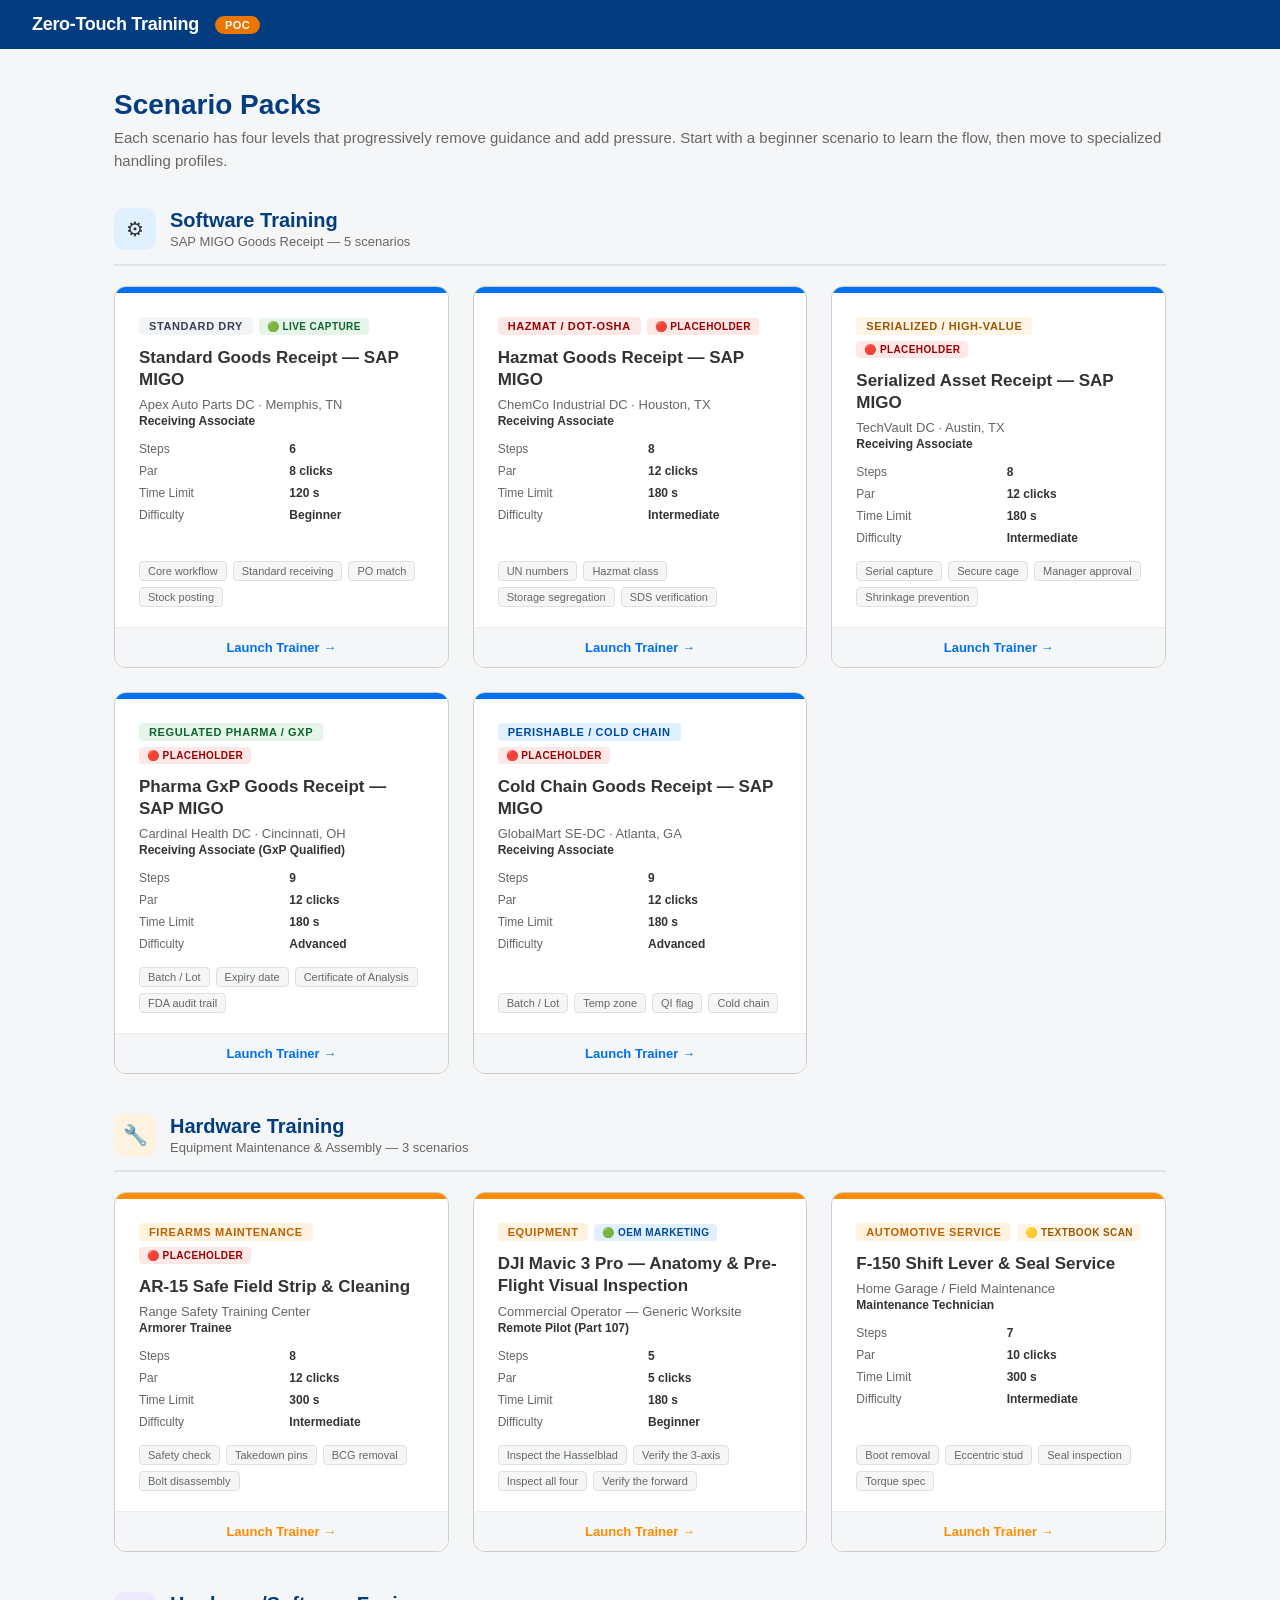
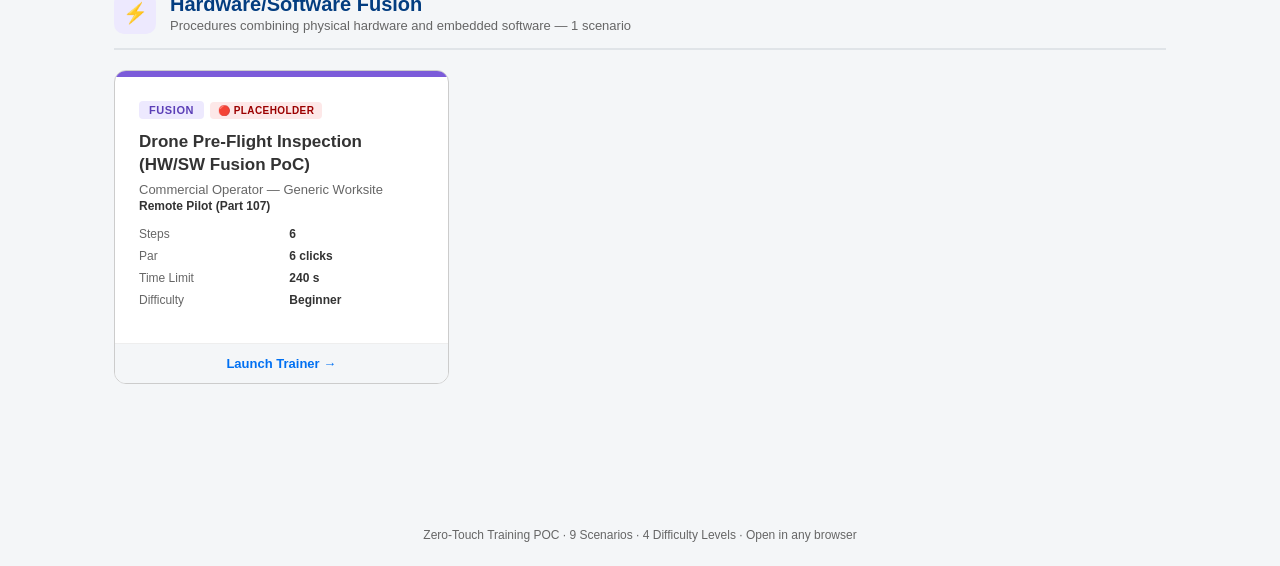
<file: poc/output/ui_trainer/index.html>
<!DOCTYPE html>
<html lang="en">
<head>
<meta charset="UTF-8">
<meta name="viewport" content="width=device-width, initial-scale=1.0">
<title>Zero-Touch Training — Scenario Selector</title>
<style>
  :root {
    --sap-blue: #0070F2;
    --sap-shell: #033D80;
    --sap-grey-bg: #F4F6F8;
    --sap-amber: #E87600;
    --sap-green: #107E3E;
    --sap-red: #BB000B;
    --sap-text: #333;
    --sap-label: #666;
    --sap-border: #CCC;
    --hw-steel: #3C3C3C;
    --hw-orange: #FF8C00;
    --radius: 12px;
  }
  * { margin: 0; padding: 0; box-sizing: border-box; }
  body {
    font-family: -apple-system, BlinkMacSystemFont, "Segoe UI", Roboto, "Helvetica Neue", Arial, sans-serif;
    background: var(--sap-grey-bg);
    color: var(--sap-text);
    min-height: 100vh;
  }

  /* ── Shell bar ─────────────────────────────── */
  .shell-bar {
    background: var(--sap-shell);
    color: #fff;
    padding: 14px 32px;
    display: flex;
    align-items: center;
    gap: 16px;
  }
  .shell-bar h1 { font-size: 18px; font-weight: 600; letter-spacing: -0.3px; }
  .shell-bar .badge {
    background: var(--sap-amber);
    color: #fff;
    font-size: 11px;
    font-weight: 700;
    padding: 3px 10px;
    border-radius: 10px;
    text-transform: uppercase;
    letter-spacing: 0.5px;
  }

  /* ── Page layout ───────────────────────────── */
  .page { max-width: 1100px; margin: 0 auto; padding: 40px 24px 80px; }
  .page-title { font-size: 28px; font-weight: 700; margin-bottom: 6px; color: var(--sap-shell); }
  .page-sub { font-size: 15px; color: var(--sap-label); margin-bottom: 36px; line-height: 1.5; }

  /* ── Domain sections ───────────────────────── */
  .domain-section { margin-bottom: 40px; }
  .domain-header {
    display: flex; align-items: center; gap: 14px;
    margin-bottom: 20px; padding-bottom: 14px;
    border-bottom: 2px solid #e0e4e8;
  }
  .domain-icon {
    width: 42px; height: 42px; border-radius: 10px;
    display: flex; align-items: center; justify-content: center;
    font-size: 20px; flex-shrink: 0;
  }
  .domain-icon.sw { background: #E0F0FF; }
  .domain-icon.hw { background: #FFF3E0; }
  .domain-icon.fu { background: #EDE9FE; }
  .domain-title { font-size: 20px; font-weight: 700; color: var(--sap-shell); }
  .domain-sub { font-size: 13px; color: var(--sap-label); margin-top: 2px; }

  /* ── Scenario cards grid ───────────────────── */
  .grid { display: grid; grid-template-columns: repeat(auto-fill, minmax(320px, 1fr)); gap: 24px; }

  .card {
    background: #fff;
    border: 1px solid var(--sap-border);
    border-radius: var(--radius);
    overflow: hidden;
    transition: box-shadow 0.2s, transform 0.15s;
    cursor: pointer;
    text-decoration: none;
    color: inherit;
    display: flex;
    flex-direction: column;
  }
  .card:hover {
    box-shadow: 0 8px 28px rgba(0,0,0,0.10);
    transform: translateY(-3px);
    border-color: var(--sap-blue);
  }
  .card.hw:hover { border-color: var(--hw-orange); }

  .card .stripe { height: 6px; }

  .card-body { padding: 24px 24px 20px; flex: 1; display: flex; flex-direction: column; }

  .card .badge-row {
    display: flex;
    flex-wrap: wrap;
    gap: 6px;
    margin-bottom: 12px;
    align-items: center;
  }

  .card .profile-badge {
    display: inline-block;
    font-size: 11px;
    font-weight: 700;
    text-transform: uppercase;
    letter-spacing: 0.6px;
    padding: 3px 10px;
    border-radius: 4px;
  }

  .card .fidelity-badge {
    display: inline-flex;
    align-items: center;
    gap: 4px;
    font-size: 10px;
    font-weight: 600;
    text-transform: uppercase;
    letter-spacing: 0.4px;
    padding: 3px 8px;
    border-radius: 4px;
    cursor: help;
  }

  .card h2 { font-size: 17px; font-weight: 600; margin-bottom: 6px; line-height: 1.3; }
  .card .site { font-size: 13px; color: var(--sap-label); margin-bottom: 2px; }
  .card .role { font-size: 12px; color: var(--sap-text); font-weight: 600; margin-bottom: 14px; }

  .card .meta {
    display: grid;
    grid-template-columns: 1fr 1fr;
    gap: 8px 16px;
    font-size: 12px;
    margin-bottom: 16px;
  }
  .card .meta dt { color: var(--sap-label); }
  .card .meta dd { font-weight: 600; }

  .card .tags { display: flex; flex-wrap: wrap; gap: 6px; margin-top: auto; }
  .card .tag {
    font-size: 11px;
    padding: 3px 8px;
    border-radius: 4px;
    background: var(--sap-grey-bg);
    color: var(--sap-label);
    border: 1px solid #e0e0e0;
  }

  .card .launch {
    display: block;
    text-align: center;
    padding: 12px;
    background: var(--sap-grey-bg);
    font-size: 13px;
    font-weight: 600;
    color: var(--sap-blue);
    border-top: 1px solid #eee;
    transition: background 0.15s;
  }
  .card.hw .launch { color: var(--hw-orange); }
  .card:hover .launch { background: #e8f0fe; }
  .card.hw:hover .launch { background: #fff3e0; }

  /* ── Footer ────────────────────────────────── */
  .footer {
    text-align: center;
    padding: 24px;
    font-size: 12px;
    color: var(--sap-label);
  }
</style>
</head>
<body>

<div class="shell-bar">
  <h1>Zero-Touch Training</h1>
  <span class="badge">POC</span>
</div>

<div class="page">
  <h1 class="page-title">Scenario Packs</h1>
  <p class="page-sub">
    Each scenario has four levels that progressively remove guidance and add pressure.
    Start with a beginner scenario to learn the flow, then move to specialized handling profiles.
  </p>

    <div class="domain-section">
      <div class="domain-header">
        <div class="domain-icon sw">⚙</div>
        <div>
          <h2 class="domain-title">Software Training</h2>
          <p class="domain-sub">SAP MIGO Goods Receipt — 5 scenarios</p>
        </div>
      </div>
      <div class="grid">
    <a class="card" href="standard_dry_gr/index.html">
      <div class="stripe" style="background:#0070F2"></div>
      <div class="card-body">
        <div class="badge-row">
          <span class="profile-badge" style="background:#F3F4F6;color:#374151">Standard Dry</span>
          <span class="fidelity-badge" title="Asset source: Live capture" style="background:#E6F4EA;color:#0D652D">🟢 Live capture</span>
        </div>
        <h2>Standard Goods Receipt — SAP MIGO</h2>
        <div class="site">Apex Auto Parts DC · Memphis, TN</div>
        <div class="role">Receiving Associate</div>
        <dl class="meta">
          <dt>Steps</dt><dd>6</dd>
          <dt>Par</dt><dd>8 clicks</dd>
          <dt>Time Limit</dt><dd>120 s</dd>
          <dt>Difficulty</dt><dd>Beginner</dd>
        </dl>
        <div class="tags">
          <span class="tag">Core workflow</span>
          <span class="tag">Standard receiving</span>
          <span class="tag">PO match</span>
          <span class="tag">Stock posting</span>
        </div>
      </div>
      <div class="launch">Launch Trainer →</div>
    </a>
    <a class="card" href="hazmat_gr/index.html">
      <div class="stripe" style="background:#0070F2"></div>
      <div class="card-body">
        <div class="badge-row">
          <span class="profile-badge" style="background:#FDE8E8;color:#9B0000">Hazmat / DOT-OSHA</span>
          <span class="fidelity-badge" title="Asset source: Placeholder" style="background:#FDE8E8;color:#9B0000">🔴 Placeholder</span>
        </div>
        <h2>Hazmat Goods Receipt — SAP MIGO</h2>
        <div class="site">ChemCo Industrial DC · Houston, TX</div>
        <div class="role">Receiving Associate</div>
        <dl class="meta">
          <dt>Steps</dt><dd>8</dd>
          <dt>Par</dt><dd>12 clicks</dd>
          <dt>Time Limit</dt><dd>180 s</dd>
          <dt>Difficulty</dt><dd>Intermediate</dd>
        </dl>
        <div class="tags">
          <span class="tag">UN numbers</span>
          <span class="tag">Hazmat class</span>
          <span class="tag">Storage segregation</span>
          <span class="tag">SDS verification</span>
        </div>
      </div>
      <div class="launch">Launch Trainer →</div>
    </a>
    <a class="card" href="serialized_gr/index.html">
      <div class="stripe" style="background:#0070F2"></div>
      <div class="card-body">
        <div class="badge-row">
          <span class="profile-badge" style="background:#FFF4E5;color:#9A5700">Serialized / High-Value</span>
          <span class="fidelity-badge" title="Asset source: Placeholder" style="background:#FDE8E8;color:#9B0000">🔴 Placeholder</span>
        </div>
        <h2>Serialized Asset Receipt — SAP MIGO</h2>
        <div class="site">TechVault DC · Austin, TX</div>
        <div class="role">Receiving Associate</div>
        <dl class="meta">
          <dt>Steps</dt><dd>8</dd>
          <dt>Par</dt><dd>12 clicks</dd>
          <dt>Time Limit</dt><dd>180 s</dd>
          <dt>Difficulty</dt><dd>Intermediate</dd>
        </dl>
        <div class="tags">
          <span class="tag">Serial capture</span>
          <span class="tag">Secure cage</span>
          <span class="tag">Manager approval</span>
          <span class="tag">Shrinkage prevention</span>
        </div>
      </div>
      <div class="launch">Launch Trainer →</div>
    </a>
    <a class="card" href="pharma_gr/index.html">
      <div class="stripe" style="background:#0070F2"></div>
      <div class="card-body">
        <div class="badge-row">
          <span class="profile-badge" style="background:#E6F4EA;color:#0D652D">Regulated Pharma / GxP</span>
          <span class="fidelity-badge" title="Asset source: Placeholder" style="background:#FDE8E8;color:#9B0000">🔴 Placeholder</span>
        </div>
        <h2>Pharma GxP Goods Receipt — SAP MIGO</h2>
        <div class="site">Cardinal Health DC · Cincinnati, OH</div>
        <div class="role">Receiving Associate (GxP Qualified)</div>
        <dl class="meta">
          <dt>Steps</dt><dd>9</dd>
          <dt>Par</dt><dd>12 clicks</dd>
          <dt>Time Limit</dt><dd>180 s</dd>
          <dt>Difficulty</dt><dd>Advanced</dd>
        </dl>
        <div class="tags">
          <span class="tag">Batch / Lot</span>
          <span class="tag">Expiry date</span>
          <span class="tag">Certificate of Analysis</span>
          <span class="tag">FDA audit trail</span>
        </div>
      </div>
      <div class="launch">Launch Trainer →</div>
    </a>
    <a class="card" href="sedc_goods_receipt/index.html">
      <div class="stripe" style="background:#0070F2"></div>
      <div class="card-body">
        <div class="badge-row">
          <span class="profile-badge" style="background:#E0F0FF;color:#004A9E">Perishable / Cold Chain</span>
          <span class="fidelity-badge" title="Asset source: Placeholder" style="background:#FDE8E8;color:#9B0000">🔴 Placeholder</span>
        </div>
        <h2>Cold Chain Goods Receipt — SAP MIGO</h2>
        <div class="site">GlobalMart SE-DC · Atlanta, GA</div>
        <div class="role">Receiving Associate</div>
        <dl class="meta">
          <dt>Steps</dt><dd>9</dd>
          <dt>Par</dt><dd>12 clicks</dd>
          <dt>Time Limit</dt><dd>180 s</dd>
          <dt>Difficulty</dt><dd>Advanced</dd>
        </dl>
        <div class="tags">
          <span class="tag">Batch / Lot</span>
          <span class="tag">Temp zone</span>
          <span class="tag">QI flag</span>
          <span class="tag">Cold chain</span>
        </div>
      </div>
      <div class="launch">Launch Trainer →</div>
    </a>
      </div>
    </div>

    <div class="domain-section">
      <div class="domain-header">
        <div class="domain-icon hw">🔧</div>
        <div>
          <h2 class="domain-title">Hardware Training</h2>
          <p class="domain-sub">Equipment Maintenance & Assembly — 3 scenarios</p>
        </div>
      </div>
      <div class="grid">
    <a class="card hw" href="ar15_field_strip/index.html">
      <div class="stripe" style="background:#FF8C00"></div>
      <div class="card-body">
        <div class="badge-row">
          <span class="profile-badge" style="background:#FFF3E0;color:#BF6000">Firearms Maintenance</span>
          <span class="fidelity-badge" title="Asset source: Placeholder" style="background:#FDE8E8;color:#9B0000">🔴 Placeholder</span>
        </div>
        <h2>AR-15 Safe Field Strip &amp; Cleaning</h2>
        <div class="site">Range Safety Training Center</div>
        <div class="role">Armorer Trainee</div>
        <dl class="meta">
          <dt>Steps</dt><dd>8</dd>
          <dt>Par</dt><dd>12 clicks</dd>
          <dt>Time Limit</dt><dd>300 s</dd>
          <dt>Difficulty</dt><dd>Intermediate</dd>
        </dl>
        <div class="tags">
          <span class="tag">Safety check</span>
          <span class="tag">Takedown pins</span>
          <span class="tag">BCG removal</span>
          <span class="tag">Bolt disassembly</span>
        </div>
      </div>
      <div class="launch">Launch Trainer →</div>
    </a>
    <a class="card hw" href="drone_anatomy/index.html">
      <div class="stripe" style="background:#FF8C00"></div>
      <div class="card-body">
        <div class="badge-row">
          <span class="profile-badge" style="background:#FFF3E0;color:#BF6000">Equipment</span>
          <span class="fidelity-badge" title="Asset source: OEM marketing" style="background:#E0F0FF;color:#004A9E">🟢 OEM marketing</span>
        </div>
        <h2>DJI Mavic 3 Pro — Anatomy &amp; Pre-Flight Visual Inspection</h2>
        <div class="site">Commercial Operator — Generic Worksite</div>
        <div class="role">Remote Pilot (Part 107)</div>
        <dl class="meta">
          <dt>Steps</dt><dd>5</dd>
          <dt>Par</dt><dd>5 clicks</dd>
          <dt>Time Limit</dt><dd>180 s</dd>
          <dt>Difficulty</dt><dd>Beginner</dd>
        </dl>
        <div class="tags">
          <span class="tag">Inspect the Hasselblad</span>
          <span class="tag">Verify the 3-axis</span>
          <span class="tag">Inspect all four</span>
          <span class="tag">Verify the forward</span>
        </div>
      </div>
      <div class="launch">Launch Trainer →</div>
    </a>
    <a class="card hw" href="f150_trans_service/index.html">
      <div class="stripe" style="background:#FF8C00"></div>
      <div class="card-body">
        <div class="badge-row">
          <span class="profile-badge" style="background:#FFF3E0;color:#BF6000">Automotive Service</span>
          <span class="fidelity-badge" title="Asset source: Textbook scan" style="background:#FFF4E5;color:#9A5700">🟡 Textbook scan</span>
        </div>
        <h2>F-150 Shift Lever &amp; Seal Service</h2>
        <div class="site">Home Garage / Field Maintenance</div>
        <div class="role">Maintenance Technician</div>
        <dl class="meta">
          <dt>Steps</dt><dd>7</dd>
          <dt>Par</dt><dd>10 clicks</dd>
          <dt>Time Limit</dt><dd>300 s</dd>
          <dt>Difficulty</dt><dd>Intermediate</dd>
        </dl>
        <div class="tags">
          <span class="tag">Boot removal</span>
          <span class="tag">Eccentric stud</span>
          <span class="tag">Seal inspection</span>
          <span class="tag">Torque spec</span>
        </div>
      </div>
      <div class="launch">Launch Trainer →</div>
    </a>
      </div>
    </div>

    <div class="domain-section">
      <div class="domain-header">
        <div class="domain-icon fu">⚡</div>
        <div>
          <h2 class="domain-title">Hardware/Software Fusion</h2>
          <p class="domain-sub">Procedures combining physical hardware and embedded software — 1 scenario</p>
        </div>
      </div>
      <div class="grid">
    <a class="card" href="drone_preflight/index.html">
      <div class="stripe" style="background:#7B5BD9"></div>
      <div class="card-body">
        <div class="badge-row">
          <span class="profile-badge" style="background:#EDE9FE;color:#5B3FB7">Fusion</span>
          <span class="fidelity-badge" title="Asset source: Placeholder" style="background:#FDE8E8;color:#9B0000">🔴 Placeholder</span>
        </div>
        <h2>Drone Pre-Flight Inspection (HW/SW Fusion PoC)</h2>
        <div class="site">Commercial Operator — Generic Worksite</div>
        <div class="role">Remote Pilot (Part 107)</div>
        <dl class="meta">
          <dt>Steps</dt><dd>6</dd>
          <dt>Par</dt><dd>6 clicks</dd>
          <dt>Time Limit</dt><dd>240 s</dd>
          <dt>Difficulty</dt><dd>Beginner</dd>
        </dl>
      </div>
      <div class="launch">Launch Trainer →</div>
    </a>
      </div>
    </div>
</div>

<div class="footer">
  Zero-Touch Training POC · 9 Scenarios · 4 Difficulty Levels · Open in any browser
</div>

</body>
</html>
</file>
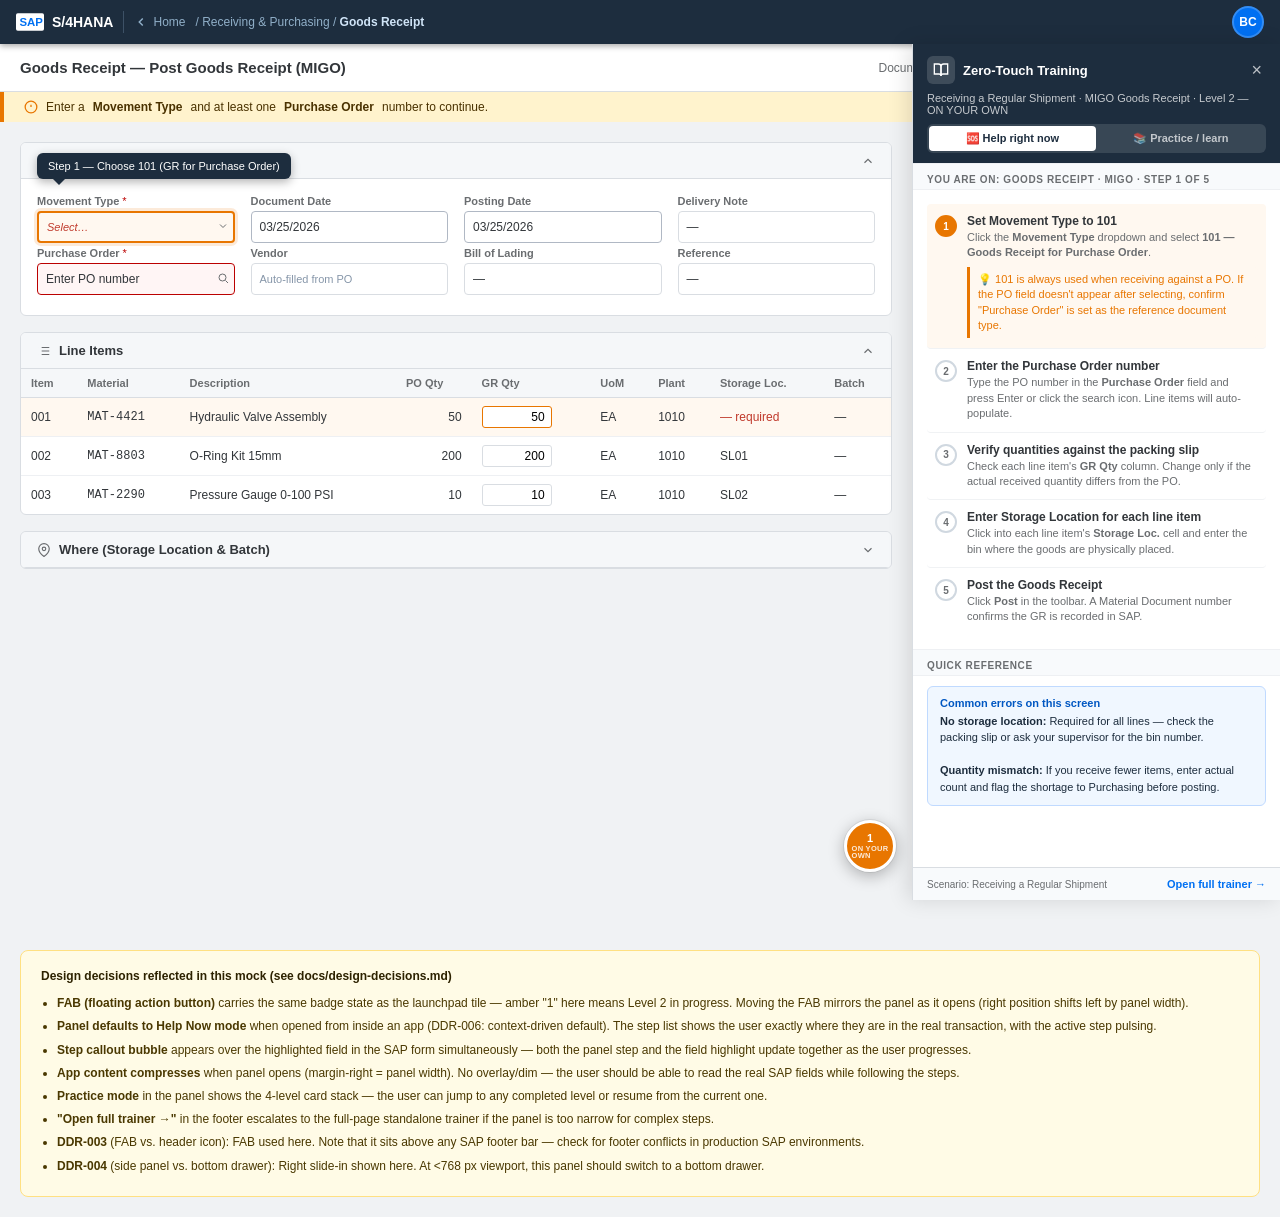
<file: poc/output/ui_trainer/fiori-in-app-panel-mock.html>
<!DOCTYPE html>
<html lang="en">
<head>
<meta charset="UTF-8">
<meta name="viewport" content="width=device-width, initial-scale=1.0">
<title>Fiori In-App Training Panel — Mock</title>
<style>
*, *::before, *::after { box-sizing: border-box; margin: 0; padding: 0; }

:root {
  --shell-bg:    #1d2d3e;
  --shell-h:     44px;
  --sap-blue:    #0070f2;
  --sap-blue-d:  #0057c2;
  --page-bg:     #f0f2f4;
  --white:       #ffffff;
  --border:      #d9dde2;
  --label-gray:  #6a6d70;
  --text:        #32363a;
  --navy:        #1d2d3e;
  --amber:       #e87600;
  --green:       #107e3e;
  --green-bg:    #e6f4ea;
  --red:         #bb0000;
  --panel-w:     368px;
  --fab-size:    52px;
}

body { font-family: "72","Arial",sans-serif; background: var(--page-bg); overflow-x: hidden; }

/* ── SHELL ─────────────────────────────────────────────────────────────────── */
.shell {
  height: var(--shell-h); background: var(--shell-bg);
  display: flex; align-items: center; padding: 0 16px; gap: 10px;
  box-shadow: 0 2px 6px rgba(0,0,0,.35); position: sticky; top: 0; z-index: 300;
}
.shell-logo {
  display:flex;align-items:center;gap:8px;color:#fff;
  font-size:14px;font-weight:700;text-decoration:none;
}
.shell-divider { width:1px;height:22px;background:#3d5166; }
.shell-back {
  display:flex;align-items:center;gap:5px;color:#90afc8;
  font-size:12px;cursor:pointer;border:none;background:none;font-family:inherit;
}
.shell-back:hover { color: #fff; }
.shell-breadcrumb { color:#90afc8; font-size:12px; }
.shell-breadcrumb span { color: #d0e4f7; font-weight:600; }
.shell-spacer { flex:1; }
.shell-avatar {
  width:32px;height:32px;border-radius:50%;background:#0070f2;color:#fff;
  font-size:12px;font-weight:700;display:flex;align-items:center;justify-content:center;
  border:2px solid rgba(255,255,255,.2); cursor:pointer;
}

/* ── SUB-HEADER (app chrome) ──────────────────────────────────────────────── */
.subheader {
  background: #fff; border-bottom: 1px solid var(--border);
  display: flex; align-items: center;
  padding: 0 20px; height: 48px; gap: 12px;
  position: sticky; top: var(--shell-h); z-index: 200;
}
.subheader-title {
  font-size: 15px; font-weight: 700; color: var(--text); flex:1;
}
.subheader-meta { font-size: 12px; color: var(--label-gray); }
.subheader-actions { display:flex; gap:8px; align-items:center; }
.sub-btn {
  padding: 6px 14px; border-radius: 4px; font-size: 12px; font-weight: 600;
  cursor: pointer; border: 1px solid var(--border); background: #fff;
  color: var(--text); font-family: inherit; transition: background .12s;
}
.sub-btn:hover { background: #f0f2f4; }
.sub-btn.primary { background: var(--sap-blue); color: #fff; border-color: var(--sap-blue); }
.sub-btn.primary:hover { background: var(--sap-blue-d); }

/* ── MESSAGE STRIP ────────────────────────────────────────────────────────── */
.msg-strip {
  background: #fff3cd; border-left: 4px solid #e87600;
  padding: 8px 20px; font-size: 12px; color: #4a3200;
  display: flex; align-items: center; gap: 8px;
}
.msg-strip svg { flex-shrink: 0; }

/* ── PAGE LAYOUT ──────────────────────────────────────────────────────────── */
.page-layout {
  display: flex;
  min-height: calc(100vh - var(--shell-h) - 48px);
  transition: all .28s cubic-bezier(.4,0,.2,1);
}

/* The SAP app content area */
.app-content {
  flex: 1; min-width: 0;
  padding: 20px;
  transition: margin-right .28s cubic-bezier(.4,0,.2,1);
  overflow-y: auto;
}
.page-layout.panel-open .app-content {
  margin-right: var(--panel-w);
}

/* ── SAP FORM STYLES ──────────────────────────────────────────────────────── */
.section-card {
  background: #fff; border-radius: 6px;
  border: 1px solid var(--border);
  margin-bottom: 16px; overflow: hidden;
}
.section-header {
  background: #f5f7f9; border-bottom: 1px solid var(--border);
  padding: 10px 16px;
  display: flex; align-items: center; justify-content: space-between;
  cursor: pointer;
}
.section-header-title {
  font-size: 13px; font-weight: 700; color: var(--text);
  display: flex; align-items: center; gap: 8px;
}
.section-arrow {
  transition: transform .2s;
  color: var(--label-gray);
}
.section-body { padding: 16px; }

.form-row {
  display: grid; grid-template-columns: repeat(4, 1fr); gap: 12px 16px;
  margin-bottom: 4px;
}
.form-row.two-col { grid-template-columns: repeat(2, 1fr); }
.form-row.three-col { grid-template-columns: repeat(3, 1fr); }

.form-field { display: flex; flex-direction: column; gap: 4px; }
.field-label {
  font-size: 11px; color: var(--label-gray); font-weight: 600;
  white-space: nowrap;
}
.field-label.required::after {
  content: " *"; color: var(--red); font-weight: 400;
}
.field-input {
  height: 32px; border: 1px solid var(--border); border-radius: 4px;
  padding: 0 8px; font-size: 12px; color: var(--text);
  background: #fff; font-family: inherit;
  display: flex; align-items: center;
}
.field-input.filled { border-color: #b0b8c4; }
.field-input.error { border-color: var(--red); background: #fff5f5; }
.field-input.highlight {
  border: 2px solid var(--amber);
  background: #fff8f0;
  box-shadow: 0 0 0 3px rgba(232,118,0,.15);
  animation: pulse-field 2s ease-in-out infinite;
}
@keyframes pulse-field {
  0%,100% { box-shadow: 0 0 0 3px rgba(232,118,0,.15); }
  50%      { box-shadow: 0 0 0 5px rgba(232,118,0,.08); }
}
.field-value { font-size: 12px; color: var(--text); }
.field-input-with-icon {
  position: relative;
}
.field-input-with-icon .field-input { padding-right: 28px; }
.field-icon {
  position: absolute; right: 6px; top: 50%; transform: translateY(-50%);
  color: var(--label-gray); cursor: pointer;
}

/* Step callout that appears over the highlighted field */
.step-callout {
  position: absolute;
  background: #1d2d3e; color: #fff;
  font-size: 11px; padding: 7px 11px; border-radius: 6px;
  white-space: nowrap; z-index: 50;
  top: -42px; left: 0;
  box-shadow: 0 3px 10px rgba(0,0,0,.3);
  animation: pop-in .2s ease-out;
}
.step-callout::after {
  content: ''; position: absolute;
  bottom: -6px; left: 16px;
  border: 6px solid transparent;
  border-top-color: #1d2d3e;
  border-bottom: none;
}
@keyframes pop-in {
  from { opacity:0; transform:translateY(-4px); }
  to   { opacity:1; transform:translateY(0); }
}

/* ── INLINE TABLE (line items) ──────────────────────────────────────────── */
.items-table { width: 100%; border-collapse: collapse; font-size: 12px; }
.items-table th {
  background: #f5f7f9; border-bottom: 1px solid var(--border);
  padding: 8px 10px; text-align: left; font-size: 11px;
  font-weight: 700; color: var(--label-gray); white-space: nowrap;
}
.items-table td {
  padding: 8px 10px; border-bottom: 1px solid #eef0f3;
  color: var(--text); vertical-align: middle;
}
.items-table tr:last-child td { border-bottom: none; }
.items-table tr:hover td { background: #f8fafc; }
.qty-input {
  width: 70px; border: 1px solid var(--border); border-radius: 3px;
  padding: 3px 6px; font-size: 12px; font-family: inherit;
  text-align: right;
}

/* ── FLOATING ACTION BUTTON (FAB) ─────────────────────────────────────── */
.fab-wrap {
  position: fixed;
  bottom: 28px; right: 28px;
  z-index: 400;
  transition: right .28s cubic-bezier(.4,0,.2,1);
}
.page-layout.panel-open ~ .fab-wrap {
  right: calc(var(--panel-w) + 16px);
}
.fab {
  width: var(--fab-size); height: var(--fab-size);
  border-radius: 50%;
  background: var(--amber);
  border: 3px solid #fff;
  box-shadow: 0 4px 16px rgba(0,0,0,.28), 0 0 0 1px rgba(0,0,0,.08);
  display: flex; align-items: center; justify-content: center;
  cursor: pointer;
  transition: transform .15s, box-shadow .15s, background .15s;
  flex-direction: column; gap: 1px;
  position: relative;
}
.fab:hover {
  transform: scale(1.08);
  box-shadow: 0 6px 22px rgba(0,0,0,.35);
}
.fab.done { background: var(--green); }
.fab.none { background: #8696a9; }
.fab-level {
  color: #fff; font-size: 11px; font-weight: 900; line-height: 1;
}
.fab-label {
  color: rgba(255,255,255,.85); font-size: 7.5px; font-weight: 700;
  letter-spacing: .04em; line-height: 1;
}
/* Tooltip on hover */
.fab-tooltip {
  position: absolute; right: calc(100% + 10px); top: 50%;
  transform: translateY(-50%);
  background: #1d2d3e; color: #fff;
  font-size: 11px; font-weight: 600;
  padding: 5px 10px; border-radius: 5px;
  white-space: nowrap; pointer-events: none;
  opacity: 0; transition: opacity .15s;
  box-shadow: 0 2px 8px rgba(0,0,0,.25);
}
.fab-tooltip::after {
  content: ''; position: absolute;
  left: 100%; top: 50%; transform: translateY(-50%);
  border: 5px solid transparent; border-left-color: #1d2d3e;
}
.fab:hover .fab-tooltip { opacity: 1; }

/* ── TRAINING PANEL ──────────────────────────────────────────────────── */
.training-panel {
  position: fixed;
  top: var(--shell-h); right: 0;
  width: var(--panel-w);
  height: calc(100vh - var(--shell-h));
  background: #fff;
  border-left: 1px solid var(--border);
  box-shadow: -4px 0 20px rgba(0,0,0,.12);
  display: flex; flex-direction: column;
  transform: translateX(100%);
  transition: transform .28s cubic-bezier(.4,0,.2,1);
  z-index: 350;
  overflow: hidden;
}
.training-panel.open { transform: translateX(0); }

/* Panel header */
.panel-header {
  background: var(--navy); color: #fff;
  padding: 12px 14px 10px;
  display: flex; flex-direction: column; gap: 8px;
  flex-shrink: 0;
}
.panel-header-top {
  display: flex; align-items: center; gap: 8px;
}
.panel-icon {
  width: 28px; height: 28px; border-radius: 6px;
  background: rgba(255,255,255,.15);
  display: flex; align-items: center; justify-content: center;
  flex-shrink: 0;
}
.panel-title { font-size: 13px; font-weight: 700; flex: 1; }
.panel-close {
  background: none; border: none; cursor: pointer;
  color: rgba(255,255,255,.7); font-size: 18px; line-height: 1;
  padding: 2px 4px; border-radius: 3px;
  transition: color .1s, background .1s;
}
.panel-close:hover { color: #fff; background: rgba(255,255,255,.15); }
.panel-scenario-name {
  font-size: 11px; color: rgba(255,255,255,.75);
  font-weight: 400;
}

/* Mode toggle */
.mode-toggle {
  display: flex; background: rgba(255,255,255,.12); border-radius: 6px; padding: 2px;
  gap: 2px;
}
.mode-btn {
  flex: 1; padding: 6px 8px; border-radius: 4px; border: none;
  font-size: 11px; font-weight: 600; cursor: pointer;
  transition: background .15s, color .15s;
  font-family: inherit; color: rgba(255,255,255,.7); background: transparent;
}
.mode-btn.active {
  background: #fff; color: var(--navy);
}

/* Panel body */
.panel-body {
  flex: 1; overflow-y: auto; overflow-x: hidden;
}

/* ── HELP NOW MODE ────────────────────────────────────────────────────── */
.help-mode { display: flex; flex-direction: column; }

/* Step list */
.step-list { padding: 14px; display: flex; flex-direction: column; gap: 0; }
.step-item {
  display: flex; gap: 10px; padding: 10px 0;
  border-bottom: 1px solid #f0f2f4; cursor: pointer;
  transition: background .12s; border-radius: 4px; padding: 10px 8px;
  position: relative;
}
.step-item:hover { background: #f8fafc; }
.step-item.active { background: #fff8f0; }
.step-item:last-child { border-bottom: none; }
.step-num {
  width: 22px; height: 22px; border-radius: 50%; border: 2px solid #d0d8e0;
  background: #fff; display: flex; align-items: center; justify-content: center;
  font-size: 10px; font-weight: 700; color: var(--label-gray);
  flex-shrink: 0; margin-top: 1px;
}
.step-num.done { background: var(--green); border-color: var(--green); color: #fff; }
.step-num.active { background: var(--amber); border-color: var(--amber); color: #fff; animation: pulse-step 1.8s ease-in-out infinite; }
@keyframes pulse-step {
  0%,100% { box-shadow: 0 0 0 0 rgba(232,118,0,.4); }
  50%      { box-shadow: 0 0 0 5px rgba(232,118,0,0); }
}
.step-content { flex: 1; }
.step-title { font-size: 12px; font-weight: 700; color: var(--text); margin-bottom: 2px; }
.step-desc { font-size: 11px; color: var(--label-gray); line-height: 1.4; }
.step-hint {
  margin-top: 6px; font-size: 11px; color: var(--amber);
  background: #fff8f0; border-left: 3px solid var(--amber);
  padding: 5px 8px; border-radius: 0 4px 4px 0;
  line-height: 1.4;
}
.step-check {
  color: var(--green); flex-shrink: 0; margin-top: 2px;
}

/* Section divider in panel */
.panel-section-label {
  font-size: 10px; font-weight: 700; color: var(--label-gray);
  letter-spacing: .06em; text-transform: uppercase;
  padding: 10px 14px 4px; background: #f8fafc;
  border-top: 1px solid #eef0f3; border-bottom: 1px solid #eef0f3;
}

/* Quick tip */
.quick-tip {
  margin: 10px 14px; background: #f0f7ff; border: 1px solid #c0daff;
  border-radius: 6px; padding: 10px 12px;
}
.quick-tip-title { font-size: 11px; font-weight: 700; color: #0057c2; margin-bottom: 4px; }
.quick-tip-text { font-size: 11px; color: #1d2d3e; line-height: 1.5; }

/* ── PRACTICE MODE ────────────────────────────────────────────────────── */
.practice-mode { padding: 14px; display: flex; flex-direction: column; gap: 12px; }

.level-card {
  border: 1px solid var(--border); border-radius: 8px; overflow: hidden;
  cursor: pointer; transition: box-shadow .15s, border-color .15s;
}
.level-card:hover { box-shadow: 0 2px 10px rgba(0,0,0,.10); border-color: #b0b8c4; }
.level-card.current { border-color: var(--amber); }
.level-card.completed { border-color: var(--green); }
.level-card.locked { opacity: .55; cursor: not-allowed; }

.level-card-header {
  display: flex; align-items: center; gap: 10px; padding: 10px 12px;
  background: #f8fafc;
  border-bottom: 1px solid var(--border);
}
.level-badge {
  width: 28px; height: 28px; border-radius: 50%;
  display: flex; align-items: center; justify-content: center;
  font-size: 11px; font-weight: 900; flex-shrink: 0; color: #fff;
}
.lb-done    { background: var(--green); }
.lb-active  { background: var(--amber); }
.lb-locked  { background: #b0b8c4; }
.level-name { font-size: 12px; font-weight: 700; color: var(--text); flex: 1; }
.level-status-tag {
  font-size: 10px; font-weight: 700; padding: 2px 7px; border-radius: 10px;
  white-space: nowrap;
}
.lst-done { background: var(--green-bg); color: var(--green); }
.lst-active { background: #fff3e0; color: var(--amber); }
.lst-locked { background: #f0f2f4; color: #8696a9; }
.level-card-body { padding: 10px 12px; }
.level-desc { font-size: 11px; color: var(--label-gray); line-height: 1.5; margin-bottom: 8px; }
.level-meta {
  display: flex; gap: 12px;
}
.level-meta-item {
  font-size: 10px; color: #8696a9;
  display: flex; align-items: center; gap: 4px;
}
.level-cta {
  display: flex; align-items: center; justify-content: center;
  padding: 8px 12px; border-top: 1px solid #eef0f3;
  background: #fff;
}
.level-cta-btn {
  width: 100%; padding: 8px; border-radius: 6px; border: none;
  font-size: 12px; font-weight: 700; cursor: pointer; font-family: inherit;
  transition: background .12s;
}
.lcb-primary { background: var(--amber); color: #fff; }
.lcb-primary:hover { background: #cf6a00; }
.lcb-ghost { background: #f0f2f4; color: var(--text); border: 1px solid var(--border); }
.lcb-ghost:hover { background: #e4e8ec; }
.lcb-green { background: var(--green); color: #fff; }
.lcb-green:hover { background: #0a5c2d; }

/* ── PANEL FOOTER ─────────────────────────────────────────────────────── */
.panel-footer {
  border-top: 1px solid var(--border); padding: 10px 14px;
  background: #f8fafc; flex-shrink: 0;
  display: flex; align-items: center; justify-content: space-between;
}
.panel-footer-left { font-size: 10px; color: var(--label-gray); }
.panel-footer-link {
  font-size: 11px; color: var(--sap-blue); cursor: pointer; font-weight: 600;
  background: none; border: none; font-family: inherit;
}
.panel-footer-link:hover { text-decoration: underline; }

/* ── ANNOTATION SYSTEM ─────────────────────────────────────────────────── */
.ann {
  position: fixed; background: #1d2d3e; color: #fff;
  font-size: 10px; font-weight: 700; letter-spacing: .03em;
  padding: 3px 8px; border-radius: 4px; pointer-events: none;
  z-index: 600; white-space: nowrap;
}
.ann::before {
  content: ''; position: absolute; border: 5px solid transparent;
}
.ann-r::before { right:-10px; top:50%; transform:translateY(-50%); border-left-color:#1d2d3e; }
.ann-l::before { left:-10px;  top:50%; transform:translateY(-50%); border-right-color:#1d2d3e; }
.ann-b::before { top:-10px;   left:50%;transform:translateX(-50%); border-bottom-color:#1d2d3e; }

/* Design notes at bottom */
.design-notes {
  background: #fffbe6; border: 1px solid #ffe082;
  border-radius: 8px; padding: 16px 20px;
  margin: 20px; font-size: 12px; color: #4a3800; line-height: 1.6;
}
.design-notes h4 { font-weight:700; margin-bottom:8px; font-size:12px; color:#2d2200; }
.design-notes ul { margin-left:16px; }
.design-notes li { margin-bottom:4px; }
</style>
</head>
<body>

<!-- ═══════════════════════════════ SHELL ════════════════════════════════════ -->
<header class="shell">
  <a class="shell-logo" href="#">
    <svg width="28" height="18" viewBox="0 0 32 20">
      <rect width="32" height="20" rx="2" fill="#fff"/>
      <text x="4" y="15" font-family="Arial" font-weight="900" font-size="13" fill="#0070f2">SAP</text>
    </svg>
    S/4HANA
  </a>
  <div class="shell-divider"></div>
  <button class="shell-back">
    <svg width="14" height="14" viewBox="0 0 24 24" fill="none" stroke="currentColor" stroke-width="2.5"><polyline points="15 18 9 12 15 6"/></svg>
    Home
  </button>
  <span class="shell-breadcrumb">/ Receiving &amp; Purchasing / <span>Goods Receipt</span></span>
  <div class="shell-spacer"></div>
  <div class="shell-avatar">BC</div>
</header>

<!-- ════════════════════════════ APP SUB-HEADER ══════════════════════════════ -->
<div class="subheader">
  <div class="subheader-title">Goods Receipt — Post Goods Receipt (MIGO)</div>
  <div class="subheader-meta">Document: pending · Plant: 1010</div>
  <div class="subheader-actions">
    <button class="sub-btn">Check</button>
    <button class="sub-btn">Hold</button>
    <div id="field-post-btn" style="position:relative;">
      <button class="sub-btn primary">Post</button>
      <div class="step-callout" style="display:none;top:38px;right:0;white-space:nowrap;">Step 5 — Click Post to complete</div>
    </div>
  </div>
</div>

<!-- Message strip: something went wrong →  user needs help -->
<div class="msg-strip">
  <svg width="14" height="14" viewBox="0 0 24 24" fill="none" stroke="#e87600" stroke-width="2.2"><circle cx="12" cy="12" r="10"/><line x1="12" y1="8" x2="12" y2="12"/><line x1="12" y1="16" x2="12.01" y2="16"/></svg>
  Enter a <strong>Movement Type</strong> and at least one <strong>Purchase Order</strong> number to continue.
</div>

<!-- ═══════════════════════════ PAGE LAYOUT ══════════════════════════════════ -->
<div class="page-layout panel-open" id="layout">

  <!-- ─────────────── MIGO FORM ──────────────────────────────────────────── -->
  <div class="app-content">

    <!-- SECTION 1: Header Data -->
    <div class="section-card">
      <div class="section-header">
        <div class="section-header-title">
          <svg width="14" height="14" viewBox="0 0 24 24" fill="none" stroke="#6a6d70" stroke-width="2"><rect x="3" y="4" width="18" height="18" rx="2"/><line x1="16" y1="2" x2="16" y2="6"/><line x1="8" y1="2" x2="8" y2="6"/><line x1="3" y1="10" x2="21" y2="10"/></svg>
          Header Data
        </div>
        <svg class="section-arrow" width="14" height="14" viewBox="0 0 24 24" fill="none" stroke="currentColor" stroke-width="2"><polyline points="18 15 12 9 6 15"/></svg>
      </div>
      <div class="section-body">
        <div class="form-row">
          <!-- Highlighted field: Movement Type — Step 1 of guide -->
          <div class="form-field" id="field-movement-type" style="position:relative;">
            <div class="field-label required">Movement Type</div>
            <div class="field-input-with-icon">
              <div class="field-input highlight" style="color:#c0392b;font-style:italic;font-size:11px;">Select…</div>
              <span class="field-icon">
                <svg width="12" height="12" viewBox="0 0 24 24" fill="none" stroke="currentColor" stroke-width="2"><polyline points="6 9 12 15 18 9"/></svg>
              </span>
            </div>
            <!-- Step callout bubble — text updated by JS -->
            <div class="step-callout" id="callout-movement-type">Step 1 — Choose 101 (GR for Purchase Order)</div>
          </div>

          <div class="form-field">
            <div class="field-label">Document Date</div>
            <div class="field-input filled">03/25/2026</div>
          </div>
          <div class="form-field">
            <div class="field-label">Posting Date</div>
            <div class="field-input filled">03/25/2026</div>
          </div>
          <div class="form-field">
            <div class="field-label">Delivery Note</div>
            <div class="field-input">—</div>
          </div>
        </div>
        <div class="form-row">
          <div class="form-field" id="field-purchase-order" style="position:relative;">
            <div class="field-label required">Purchase Order</div>
            <div class="field-input-with-icon">
              <div class="field-input error">Enter PO number</div>
              <span class="field-icon">
                <svg width="12" height="12" viewBox="0 0 24 24" fill="none" stroke="currentColor" stroke-width="2"><circle cx="11" cy="11" r="7"/><line x1="17" y1="17" x2="22" y2="22"/></svg>
              </span>
            </div>
            <div class="step-callout" style="display:none;">Step 2 — Enter PO number, press Enter</div>
          </div>
          <div class="form-field">
            <div class="field-label">Vendor</div>
            <div class="field-input" style="color:#8696a9;font-size:11px;">Auto-filled from PO</div>
          </div>
          <div class="form-field">
            <div class="field-label">Bill of Lading</div>
            <div class="field-input">—</div>
          </div>
          <div class="form-field">
            <div class="field-label">Reference</div>
            <div class="field-input">—</div>
          </div>
        </div>
      </div>
    </div>

    <!-- SECTION 2: Line Items -->
    <div class="section-card" id="field-line-items" style="position:relative;">
      <!-- Step callout appears here for qty/storage steps -->
      <div class="step-callout" style="display:none;top:8px;right:8px;">Step 3 — Check GR Qty</div>
      <div class="section-header">
        <div class="section-header-title">
          <svg width="14" height="14" viewBox="0 0 24 24" fill="none" stroke="#6a6d70" stroke-width="2"><line x1="8" y1="6" x2="21" y2="6"/><line x1="8" y1="12" x2="21" y2="12"/><line x1="8" y1="18" x2="21" y2="18"/><line x1="3" y1="6" x2="3.01" y2="6"/><line x1="3" y1="12" x2="3.01" y2="12"/><line x1="3" y1="18" x2="3.01" y2="18"/></svg>
          Line Items
        </div>
        <svg class="section-arrow" width="14" height="14" viewBox="0 0 24 24" fill="none" stroke="currentColor" stroke-width="2"><polyline points="18 15 12 9 6 15"/></svg>
      </div>
      <div class="section-body" style="padding:0;">
        <table class="items-table">
          <thead>
            <tr>
              <th>Item</th><th>Material</th><th>Description</th>
              <th>PO Qty</th><th>GR Qty</th><th>UoM</th>
              <th>Plant</th><th>Storage Loc.</th><th>Batch</th>
            </tr>
          </thead>
          <tbody>
            <tr style="background:#fff8f0;">
              <td>001</td>
              <td style="font-family:monospace;">MAT-4421</td>
              <td>Hydraulic Valve Assembly</td>
              <td style="text-align:right;">50</td>
              <td><input class="qty-input" value="50" style="border-color:#e87600;"/></td>
              <td>EA</td>
              <td>1010</td>
              <td style="color:#c0392b;">— required</td>
              <td>—</td>
            </tr>
            <tr>
              <td>002</td>
              <td style="font-family:monospace;">MAT-8803</td>
              <td>O-Ring Kit 15mm</td>
              <td style="text-align:right;">200</td>
              <td><input class="qty-input" value="200"/></td>
              <td>EA</td>
              <td>1010</td>
              <td>SL01</td>
              <td>—</td>
            </tr>
            <tr>
              <td>003</td>
              <td style="font-family:monospace;">MAT-2290</td>
              <td>Pressure Gauge 0-100 PSI</td>
              <td style="text-align:right;">10</td>
              <td><input class="qty-input" value="10"/></td>
              <td>EA</td>
              <td>1010</td>
              <td>SL02</td>
              <td>—</td>
            </tr>
          </tbody>
        </table>
      </div>
    </div>

    <!-- SECTION 3: Where Tab -->
    <div class="section-card">
      <div class="section-header">
        <div class="section-header-title">
          <svg width="14" height="14" viewBox="0 0 24 24" fill="none" stroke="#6a6d70" stroke-width="2"><path d="M21 10c0 7-9 13-9 13s-9-6-9-13a9 9 0 0 1 18 0z"/><circle cx="12" cy="10" r="3"/></svg>
          Where (Storage Location &amp; Batch)
        </div>
        <svg class="section-arrow" width="14" height="14" viewBox="0 0 24 24" fill="none" stroke="currentColor" stroke-width="2"><polyline points="18 9 12 15 6 9"/></svg>
      </div>
      <!-- collapsed -->
    </div>

  </div>
  <!-- /app-content -->

</div>
<!-- /page-layout -->

<!-- ══════════════════════════ FLOATING ACTION BUTTON ═══════════════════════ -->
<div class="fab-wrap" id="fabWrap">
  <div class="fab" id="fab" onclick="togglePanel()" title="Training">
    <div class="fab-tooltip">Training — step 1 of 5</div>
    <div class="fab-level">1</div>
    <div class="fab-label">ON YOUR<br>OWN</div>
  </div>
</div>

<!-- ══════════════════════════ TRAINING PANEL ═══════════════════════════════ -->
<aside class="training-panel open" id="panel">

  <!-- Header -->
  <div class="panel-header">
    <div class="panel-header-top">
      <div class="panel-icon">
        <svg width="16" height="16" viewBox="0 0 24 24" fill="none" stroke="white" stroke-width="2">
          <path d="M2 3h6a4 4 0 0 1 4 4v14a3 3 0 0 0-3-3H2z"/>
          <path d="M22 3h-6a4 4 0 0 0-4 4v14a3 3 0 0 1 3-3h7z"/>
        </svg>
      </div>
      <div class="panel-title">Zero-Touch Training</div>
      <button class="panel-close" onclick="togglePanel()">×</button>
    </div>
    <div class="panel-scenario-name">Receiving a Regular Shipment · MIGO Goods Receipt · Level 2 — ON YOUR OWN</div>
    <!-- Mode toggle -->
    <div class="mode-toggle">
      <button class="mode-btn active" id="btnHelp" onclick="setMode('help')">🆘  Help right now</button>
      <button class="mode-btn" id="btnPractice" onclick="setMode('practice')">📚  Practice / learn</button>
    </div>
  </div>

  <!-- Body -->
  <div class="panel-body" id="panelBody">

    <!-- ── HELP NOW MODE (default when opened from inside app) ─────────── -->
    <div id="helpMode" class="help-mode">

      <div class="panel-section-label" id="stepSectionLabel">You are on: Goods Receipt · MIGO · Step 1 of 5</div>

      <!-- Step list — rendered from window.__SCENARIO__ by JS -->
      <div class="step-list" id="stepList"></div>

      <div class="panel-section-label">Quick reference</div>
      <div class="quick-tip">
        <div class="quick-tip-title">Common errors on this screen</div>
        <div class="quick-tip-text">
          <strong>No storage location:</strong> Required for all lines — check the packing slip or ask your supervisor for the bin number.<br><br>
          <strong>Quantity mismatch:</strong> If you receive fewer items, enter actual count and flag the shortage to Purchasing before posting.
        </div>
      </div>

    </div>
    <!-- /helpMode -->

    <!-- ── PRACTICE MODE (hidden by default in in-app context) ─────────── -->
    <div id="practiceMode" class="practice-mode" style="display:none;">

      <!-- Level 0: EXPLORE — done -->
      <div class="level-card completed">
        <div class="level-card-header">
          <div class="level-badge lb-done">
            <svg width="12" height="12" viewBox="0 0 24 24" fill="none" stroke="white" stroke-width="3"><polyline points="20 6 9 17 4 12"/></svg>
          </div>
          <div class="level-name">EXPLORE — Watch it happen</div>
          <div class="level-status-tag lst-done">Complete</div>
        </div>
        <div class="level-card-body">
          <div class="level-desc">See the full process with all clicks highlighted. No pressure — just observe.</div>
          <div class="level-meta">
            <div class="level-meta-item">
              <svg width="10" height="10" viewBox="0 0 24 24" fill="none" stroke="currentColor" stroke-width="2"><circle cx="12" cy="12" r="10"/><polyline points="12 6 12 12 16 14"/></svg>
              ~4 min
            </div>
            <div class="level-meta-item">
              <svg width="10" height="10" viewBox="0 0 24 24" fill="none" stroke="currentColor" stroke-width="2"><path d="M1 12s4-8 11-8 11 8 11 8-4 8-11 8-11-8-11-8z"/><circle cx="12" cy="12" r="3"/></svg>
              Watch only
            </div>
          </div>
        </div>
        <div class="level-cta">
          <button class="level-cta-btn lcb-ghost">Watch again</button>
        </div>
      </div>

      <!-- Level 1: GUIDED — done -->
      <div class="level-card completed">
        <div class="level-card-header">
          <div class="level-badge lb-done">
            <svg width="12" height="12" viewBox="0 0 24 24" fill="none" stroke="white" stroke-width="3"><polyline points="20 6 9 17 4 12"/></svg>
          </div>
          <div class="level-name">GUIDED — Follow the prompts</div>
          <div class="level-status-tag lst-done">Complete</div>
        </div>
        <div class="level-card-body">
          <div class="level-desc">Step-by-step hints shown. Click the highlighted target to advance.</div>
          <div class="level-meta">
            <div class="level-meta-item">
              <svg width="10" height="10" viewBox="0 0 24 24" fill="none" stroke="currentColor" stroke-width="2"><circle cx="12" cy="12" r="10"/><polyline points="12 6 12 12 16 14"/></svg>
              ~6 min
            </div>
            <div class="level-meta-item">5 clicks</div>
          </div>
        </div>
        <div class="level-cta">
          <button class="level-cta-btn lcb-ghost">Redo level</button>
        </div>
      </div>

      <!-- Level 2: ON YOUR OWN — current -->
      <div class="level-card current">
        <div class="level-card-header">
          <div class="level-badge lb-active">2</div>
          <div class="level-name">ON YOUR OWN — No hints</div>
          <div class="level-status-tag lst-active">In progress</div>
        </div>
        <div class="level-card-body">
          <div class="level-desc">Complete the full transaction with no guidance. Timer running. Get it done.</div>
          <div class="level-meta">
            <div class="level-meta-item">
              <svg width="10" height="10" viewBox="0 0 24 24" fill="none" stroke="currentColor" stroke-width="2"><circle cx="12" cy="12" r="10"/><polyline points="12 6 12 12 16 14"/></svg>
              ~8 min
            </div>
            <div class="level-meta-item">Target: 5 clicks</div>
          </div>
        </div>
        <div class="level-cta">
          <button class="level-cta-btn lcb-primary">▶  Resume Practice</button>
        </div>
      </div>

      <!-- Level 3: CHALLENGE — locked -->
      <div class="level-card locked">
        <div class="level-card-header">
          <div class="level-badge lb-locked">
            <svg width="12" height="12" viewBox="0 0 24 24" fill="none" stroke="white" stroke-width="2.5"><rect x="3" y="11" width="18" height="11" rx="2"/><path d="M7 11V7a5 5 0 0 1 10 0v4"/></svg>
          </div>
          <div class="level-name">CHALLENGE — Beat the clock</div>
          <div class="level-status-tag lst-locked">Locked</div>
        </div>
        <div class="level-card-body">
          <div class="level-desc">Under time pressure with deliberate errors injected. Prove you know it cold.</div>
          <div class="level-meta">
            <div class="level-meta-item">Complete Level 2 to unlock</div>
          </div>
        </div>
      </div>

    </div>
    <!-- /practiceMode -->

  </div>
  <!-- /panel-body -->

  <!-- Panel footer -->
  <div class="panel-footer">
    <div class="panel-footer-left">Scenario: Receiving a Regular Shipment</div>
    <button class="panel-footer-link">Open full trainer →</button>
  </div>

</aside>
<!-- /training-panel -->

<!-- ═══════════════════════ DESIGN NOTES ═══════════════════════════════════ -->
<div class="design-notes" style="position:relative;z-index:1;">
  <h4>Design decisions reflected in this mock  (see docs/design-decisions.md)</h4>
  <ul>
    <li><strong>FAB (floating action button)</strong> carries the same badge state as the launchpad tile — amber "1" here means Level 2 in progress. Moving the FAB mirrors the panel as it opens (right position shifts left by panel width).</li>
    <li><strong>Panel defaults to Help Now mode</strong> when opened from inside an app (DDR-006: context-driven default). The step list shows the user exactly where they are in the real transaction, with the active step pulsing.</li>
    <li><strong>Step callout bubble</strong> appears over the highlighted field in the SAP form simultaneously — both the panel step and the field highlight update together as the user progresses.</li>
    <li><strong>App content compresses</strong> when panel opens (margin-right = panel width). No overlay/dim — the user should be able to read the real SAP fields while following the steps.</li>
    <li><strong>Practice mode</strong> in the panel shows the 4-level card stack — the user can jump to any completed level or resume from the current one.</li>
    <li><strong>"Open full trainer →"</strong> in the footer escalates to the full-page standalone trainer if the panel is too narrow for complex steps.</li>
    <li><strong>DDR-003</strong> (FAB vs. header icon): FAB used here. Note that it sits above any SAP footer bar — check for footer conflicts in production SAP environments.</li>
    <li><strong>DDR-004</strong> (side panel vs. bottom drawer): Right slide-in shown here. At &lt;768 px viewport, this panel should switch to a bottom drawer.</li>
  </ul>
</div>

<script>
/* ==========================================================================
   SCENARIO DEFINITION
   Mirrors the engine's __SCENARIO__ / __SCREENS__ contract.
   Each step maps to:
     - title / desc  → rendered in the Help Now step list
     - hint          → shown below the active step (amber callout)
     - fieldId       → DOM element ID to highlight in the MIGO form
     - calloutText   → text for the step-callout bubble on the form field
   ========================================================================== */
  window.__SCENARIO__ = {
    id:       'goods-receipt-standard',
    title:    'Receiving a Regular Shipment',
    subtitle: 'MIGO · Goods Receipt · Level 2 — ON YOUR OWN',
    currentLevel: 2,
    steps: [
      {
        id:          'movement-type',
        title:       'Set Movement Type to 101',
        desc:        'Click the <strong>Movement Type</strong> dropdown and select <strong>101 — Goods Receipt for Purchase Order</strong>.',
        hint:        '101 is always used when receiving against a PO. If the PO field doesn\'t appear after selecting, confirm "Purchase Order" is set as the reference document type.',
        fieldId:     'field-movement-type',
        calloutText: 'Step 1 — Choose 101 (GR for Purchase Order)'
      },
      {
        id:          'purchase-order',
        title:       'Enter the Purchase Order number',
        desc:        'Type the PO number in the <strong>Purchase Order</strong> field and press Enter or click the search icon. Line items will auto-populate.',
        hint:        'The PO number is on your packing slip. Leading zeros are auto-added — no need to type them.',
        fieldId:     'field-purchase-order',
        calloutText: 'Step 2 — Enter PO number, press Enter'
      },
      {
        id:          'gr-qty',
        title:       'Verify quantities against the packing slip',
        desc:        'Check each line item\'s <strong>GR Qty</strong> column. Change only if the actual received quantity differs from the PO.',
        hint:        'If short-shipped, enter the actual received qty. Do <em>not</em> change the PO qty. Document the shortage before posting.',
        fieldId:     'field-line-items',
        calloutText: 'Step 3 — Check GR Qty for each line'
      },
      {
        id:          'storage-loc',
        title:       'Enter Storage Location for each line item',
        desc:        'Click into each line item\'s <strong>Storage Loc.</strong> cell and enter the bin where the goods are physically placed.',
        hint:        'Storage location is required before posting. Check the packing slip or ask your supervisor for the correct bin number.',
        fieldId:     'field-line-items',
        calloutText: 'Step 4 — Enter Storage Loc. for each line'
      },
      {
        id:          'post',
        title:       'Post the Goods Receipt',
        desc:        'Click <strong>Post</strong> in the toolbar. A Material Document number confirms the GR is recorded in SAP.',
        hint:        'Once posted, the GR cannot be edited — only reversed. Verify all quantities and storage locations before clicking Post.',
        fieldId:     'field-post-btn',
        calloutText: 'Step 5 — Click Post to complete'
      }
    ]
  };

/* ==========================================================================
   STATE
   ========================================================================== */
  var _currentStep   = 0;        // index of active step
  var _completedSet  = new Set(); // indices of completed steps

/* ==========================================================================
   RENDER
   ========================================================================== */
  function renderSteps() {
    var sc   = window.__SCENARIO__;
    var list = document.getElementById('stepList');
    if (!list) return;

    var html = sc.steps.map(function(step, i) {
      var isDone   = _completedSet.has(i);
      var isActive = (i === _currentStep) && !isDone;
      var isFuture = (i > _currentStep) && !isDone;

      var itemCls = 'step-item' + (isActive ? ' active' : '');

      var numCls = 'step-num' + (isActive ? ' active' : '') + (isDone ? ' done' : '');
      var numContent = isDone
        ? '<svg width="10" height="10" viewBox="0 0 24 24" fill="none" stroke="white" stroke-width="3"><polyline points="20 6 9 17 4 12"/></svg>'
        : (i + 1);

      var hint = (isActive && step.hint)
        ? '<div class="step-hint">\uD83D\uDCA1 ' + step.hint + '</div>'
        : '';

      var checkmark = isDone
        ? '<div class="step-check" aria-label="Done">\u2713</div>'
        : '';

      return '<div class="' + itemCls + '" onclick="markStep(' + i + ')" role="button" tabindex="0" ' +
             'onkeydown="if(event.key===\'Enter\'||event.key===\' \'){markStep(' + i + ')}">' +
               '<div class="' + numCls + '" aria-hidden="true">' + numContent + '</div>' +
               '<div class="step-content">' +
                 '<div class="step-title">' + step.title + '</div>' +
                 '<div class="step-desc">' + step.desc + '</div>' +
                 hint +
               '</div>' +
               checkmark +
             '</div>';
    }).join('');

    list.innerHTML = html;
    _updateSectionLabel();
    _updateFieldHighlight();
    _updateFab();
  }

/* ==========================================================================
   STEP ADVANCEMENT
   Clicking any step marks everything up to and including it done,
   then advances the active pointer to the next incomplete step.
   ========================================================================== */
  function markStep(idx) {
    // Mark this step and all prior ones complete
    for (var i = 0; i <= idx; i++) { _completedSet.add(i); }

    // Advance active step to next incomplete
    _currentStep = idx + 1;
    if (_currentStep >= window.__SCENARIO__.steps.length) {
      _currentStep = window.__SCENARIO__.steps.length; // sentinel: all done
    }

    renderSteps();
  }

/* ==========================================================================
   SECTION LABEL
   ========================================================================== */
  function _updateSectionLabel() {
    var label = document.getElementById('stepSectionLabel');
    if (!label) return;
    var sc    = window.__SCENARIO__;
    var total = sc.steps.length;
    var done  = _completedSet.size;

    if (done >= total) {
      label.textContent = 'All steps complete \u2713 — ready to post';
    } else {
      label.textContent = 'You are on: Goods Receipt \u00b7 MIGO \u00b7 Step ' +
                          (_currentStep + 1) + ' of ' + total;
    }
  }

/* ==========================================================================
   FIELD HIGHLIGHT + CALLOUT BUBBLE
   Removes highlight from all fields, then lights up the active step's field.
   ========================================================================== */
  function _updateFieldHighlight() {
    // Clear all highlights and callouts
    document.querySelectorAll('.field-input.highlight').forEach(function(el) {
      el.classList.remove('highlight');
    });
    document.querySelectorAll('.step-callout').forEach(function(el) {
      el.style.display = 'none';
    });

    var sc = window.__SCENARIO__;
    if (_currentStep >= sc.steps.length) return; // all done — no highlight

    var step  = sc.steps[_currentStep];
    var field = document.getElementById(step.fieldId);
    if (!field) return;

    // Highlight the first .field-input child (or the field wrapper itself)
    var input = field.querySelector('.field-input');
    if (input) input.classList.add('highlight');

    // Update and show the callout bubble
    var callout = field.querySelector('.step-callout');
    if (callout) {
      callout.textContent = step.calloutText;
      callout.style.display = '';
    }
  }

/* ==========================================================================
   FAB TOOLTIP
   ========================================================================== */
  function _updateFab() {
    var sc      = window.__SCENARIO__;
    var total   = sc.steps.length;
    var done    = _completedSet.size;
    var tooltip = document.querySelector('.fab-tooltip');
    if (!tooltip) return;
    tooltip.textContent = (done >= total)
      ? 'Training \u2014 all steps done \u2713'
      : 'Training \u2014 step ' + (_currentStep + 1) + ' of ' + total;
  }

/* ==========================================================================
   PANEL TOGGLE + MODE SWITCH
   ========================================================================== */
  function togglePanel() {
    var layout  = document.getElementById('layout');
    var panel   = document.getElementById('panel');
    var fabWrap = document.getElementById('fabWrap');
    var isOpen  = panel.classList.contains('open');
    panel.classList.toggle('open', !isOpen);
    layout.classList.toggle('panel-open', !isOpen);
    fabWrap.style.right = !isOpen ? 'calc(var(--panel-w) + 16px)' : '28px';
  }

  function setMode(mode) {
    var help = document.getElementById('helpMode');
    var prac = document.getElementById('practiceMode');
    var btnH = document.getElementById('btnHelp');
    var btnP = document.getElementById('btnPractice');
    if (mode === 'help') {
      help.style.display = '';
      prac.style.display = 'none';
      btnH.classList.add('active');
      btnP.classList.remove('active');
    } else {
      help.style.display = 'none';
      prac.style.display = '';
      btnH.classList.remove('active');
      btnP.classList.add('active');
    }
  }

/* ==========================================================================
   INIT — render on load
   ========================================================================== */
  document.addEventListener('DOMContentLoaded', function() {
    renderSteps();
  });
</script>
</body>
</html>
</file>
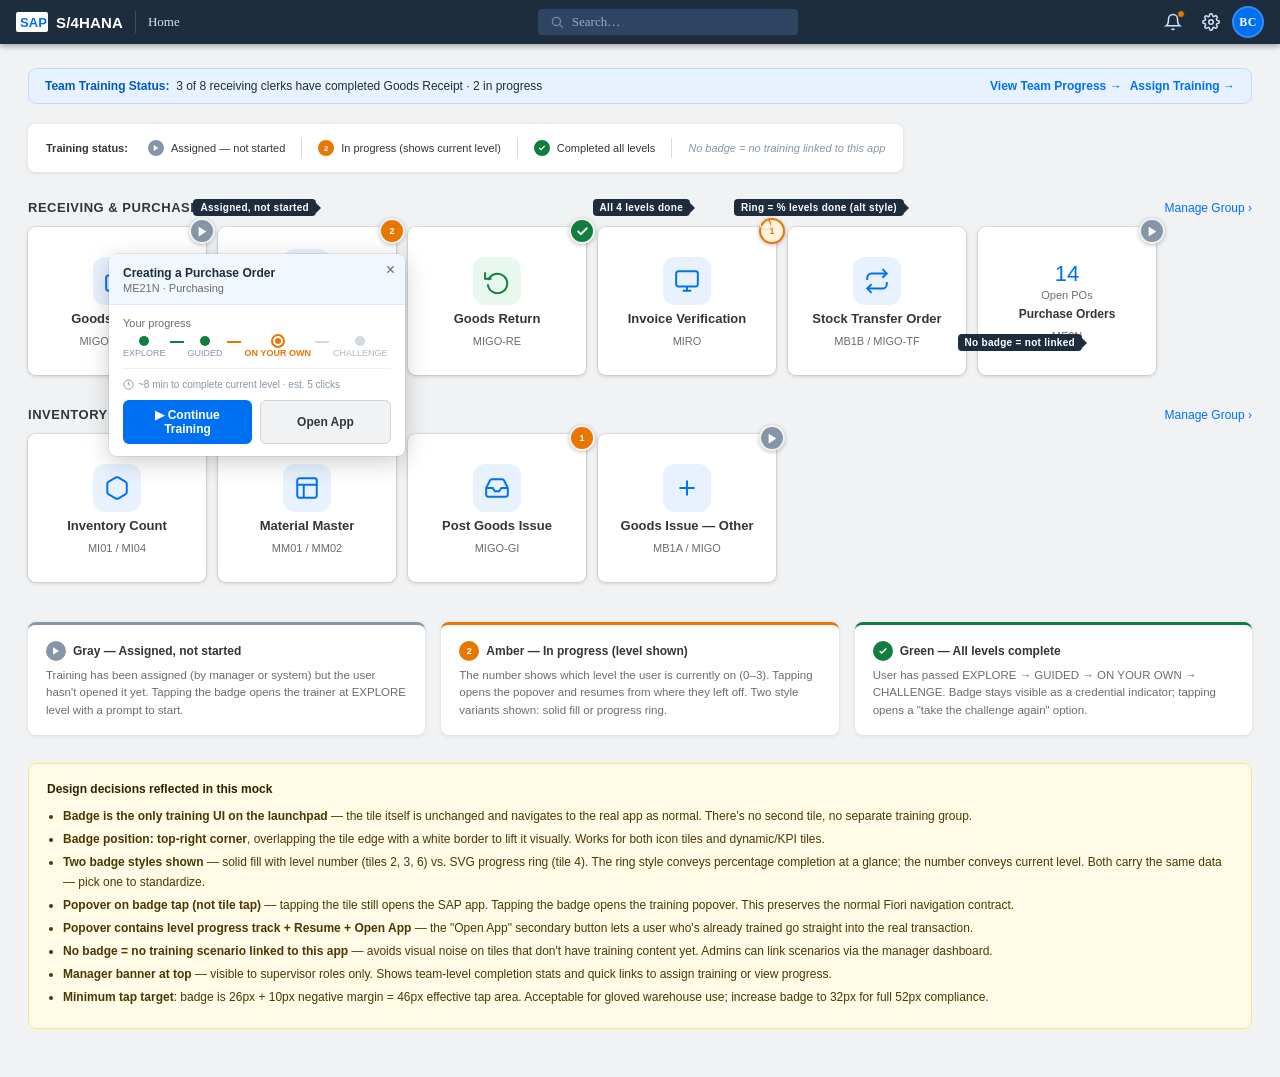
<file: poc/output/ui_trainer/fiori-launchpad-mock.html>
<!DOCTYPE html>
<html lang="en">
<head>
<meta charset="UTF-8">
<meta name="viewport" content="width=device-width, initial-scale=1.0">
<title>Fiori Launchpad — Training Badge Mock</title>
<style>
  *, *::before, *::after { box-sizing: border-box; margin: 0; padding: 0; }

  :root {
    /* SAP Horizon shell */
    --shell-bg:     #1d2d3e;
    --shell-h:      44px;
    --shell-icon:   #d1e4ff;
    /* Page */
    --page-bg:      #f0f2f4;
    --group-label:  #32363a;
    /* Tile */
    --tile-bg:      #ffffff;
    --tile-r:       8px;
    --tile-shadow:  0 1px 4px rgba(0,0,0,.18), 0 0 0 1px rgba(0,0,0,.06);
    --tile-shadow-hover: 0 4px 16px rgba(0,0,0,.22), 0 0 0 1px rgba(0,0,0,.09);
    --tile-w:       178px;
    --tile-h:       148px;
    --tile-title:   #32363a;
    --tile-sub:     #6a6d70;
    /* Badges */
    --badge-none:   transparent;
    --badge-assigned:  #8696a9;   /* not started — gray */
    --badge-progress:  #e87600;   /* in progress — amber  */
    --badge-done:      #107e3e;   /* complete — green     */
    /* Popover */
    --pop-w:        296px;
    /* SAP blue */
    --sap-blue:     #0070f2;
    --sap-blue-d:   #0057c2;
  }

  /* ── SHELL BAR ─────────────────────────────────────────────────────────── */
  .shell {
    position: sticky; top: 0; z-index: 100;
    height: var(--shell-h);
    background: var(--shell-bg);
    display: flex; align-items: center;
    padding: 0 16px;
    gap: 12px;
    box-shadow: 0 2px 6px rgba(0,0,0,.35);
  }
  .shell-logo {
    display: flex; align-items: center; gap: 8px;
    color: #fff; font-size: 15px; font-weight: 700;
    letter-spacing: .01em; white-space: nowrap;
    font-family: "72", "Arial", sans-serif;
    text-decoration: none;
  }
  .shell-logo svg { flex-shrink: 0; }
  .shell-divider {
    width: 1px; height: 22px; background: #3d5166; flex-shrink: 0;
  }
  .shell-app-name {
    color: #d0e4f7; font-size: 13px; font-weight: 400; white-space: nowrap;
  }
  .shell-spacer { flex: 1; }
  .shell-search {
    display: flex; align-items: center; gap: 8px;
    background: #2e4460; border-radius: 4px;
    padding: 5px 12px; width: 260px;
    color: #90afc8; font-size: 13px; cursor: text;
  }
  .shell-search svg { opacity: .7; flex-shrink: 0; }
  .shell-actions {
    display: flex; align-items: center; gap: 4px;
  }
  .shell-btn {
    position: relative;
    width: 34px; height: 34px; border-radius: 50%;
    display: flex; align-items: center; justify-content: center;
    cursor: pointer; border: none; background: transparent;
    color: var(--shell-icon);
    transition: background .15s;
  }
  .shell-btn:hover { background: rgba(255,255,255,.12); }
  .shell-notif-dot {
    position: absolute; top: 5px; right: 5px;
    width: 8px; height: 8px; border-radius: 50%;
    background: #e87600; border: 1.5px solid var(--shell-bg);
  }
  .shell-avatar {
    width: 32px; height: 32px; border-radius: 50%;
    background: #0070f2; color: #fff;
    font-size: 12px; font-weight: 700;
    display: flex; align-items: center; justify-content: center;
    cursor: pointer; letter-spacing: .03em;
    border: 2px solid rgba(255,255,255,.2);
  }

  /* ── PAGE ──────────────────────────────────────────────────────────────── */
  .page {
    min-height: calc(100vh - var(--shell-h));
    background: var(--page-bg);
    padding: 24px 28px 48px;
    font-family: "72", "Arial", sans-serif;
  }

  /* ── TILE GROUP ────────────────────────────────────────────────────────── */
  .group { margin-bottom: 32px; }
  .group-header {
    display: flex; align-items: center; justify-content: space-between;
    margin-bottom: 12px;
  }
  .group-label {
    font-size: 13px; font-weight: 700; color: var(--group-label);
    letter-spacing: .04em; text-transform: uppercase;
  }
  .group-link {
    font-size: 12px; color: var(--sap-blue); text-decoration: none;
    cursor: pointer;
  }
  .group-link:hover { text-decoration: underline; }
  .tile-row {
    display: flex; flex-wrap: wrap; gap: 12px;
  }

  /* ── TILE ──────────────────────────────────────────────────────────────── */
  .tile {
    position: relative;
    width: var(--tile-w); height: var(--tile-h);
    background: var(--tile-bg);
    border-radius: var(--tile-r);
    box-shadow: var(--tile-shadow);
    cursor: pointer;
    display: flex; flex-direction: column; align-items: center;
    justify-content: center; gap: 6px;
    padding: 16px 12px 12px;
    transition: box-shadow .18s, transform .15s;
    user-select: none;
  }
  .tile:hover {
    box-shadow: var(--tile-shadow-hover);
    transform: translateY(-1px);
  }
  .tile-icon {
    width: 48px; height: 48px;
    background: #e8f2ff; border-radius: 12px;
    display: flex; align-items: center; justify-content: center;
    flex-shrink: 0;
  }
  .tile-icon svg { width: 26px; height: 26px; }
  .tile-title {
    font-size: 13px; font-weight: 700; color: var(--tile-title);
    text-align: center; line-height: 1.3;
    max-width: 140px;
  }
  .tile-sub {
    font-size: 11px; color: var(--tile-sub);
    text-align: center; line-height: 1.3;
  }
  /* KPI chip */
  .tile-kpi {
    font-size: 22px; font-weight: 300; color: #0070f2;
    line-height: 1;
  }
  .tile-kpi-label {
    font-size: 11px; color: var(--tile-sub); margin-top: -2px;
  }

  /* ── TRAINING BADGE ────────────────────────────────────────────────────── */
  /*
    Badge sits top-right corner, overlapping the tile edge.
    It's the tap/click target for "train me on this".
    Neutral tiles have no badge at all.
  */
  .badge {
    position: absolute;
    top: -9px; right: -9px;
    width: 26px; height: 26px;
    border-radius: 50%;
    border: 2.5px solid var(--page-bg);   /* separates badge from tile corner */
    display: flex; align-items: center; justify-content: center;
    cursor: pointer;
    z-index: 10;
    transition: transform .15s, box-shadow .15s;
    box-shadow: 0 1px 4px rgba(0,0,0,.25);
  }
  .badge:hover {
    transform: scale(1.2);
    box-shadow: 0 2px 8px rgba(0,0,0,.35);
  }
  /* States */
  .badge-assigned {
    background: var(--badge-assigned);
  }
  .badge-progress {
    background: var(--badge-progress);
  }
  .badge-done {
    background: var(--badge-done);
  }
  .badge svg { width: 13px; height: 13px; }

  /* Progress ring variant (svg arc on amber badge) */
  .badge-ring {
    background: #fff3e0;
    border-color: var(--badge-progress);
    border-width: 2px;
  }
  .badge-ring-svg {
    position: absolute;
    top: -2px; left: -2px;
    width: 30px; height: 30px;
    transform: rotate(-90deg);
  }
  .badge-ring-label {
    font-size: 9px; font-weight: 700;
    color: var(--badge-progress);
    z-index: 1;
  }

  /* Level dots inside badge tooltip / progress track */
  .level-dots {
    display: flex; gap: 4px; align-items: center;
  }
  .level-dot {
    width: 8px; height: 8px; border-radius: 50%;
    border: 1.5px solid #c0c8d2;
    background: transparent;
  }
  .level-dot.done { background: var(--badge-done); border-color: var(--badge-done); }
  .level-dot.active { background: var(--badge-progress); border-color: var(--badge-progress); }
  .level-dot.locked { background: #e0e4ea; border-color: #c8cdd4; }
  .level-dot-label {
    font-size: 9px; color: #8696a9; margin-left: 2px;
  }

  /* ── POPOVER ───────────────────────────────────────────────────────────── */
  .pop-anchor {
    position: absolute;
    top: -9px; right: -9px;
    z-index: 200;
  }
  .popover {
    position: absolute;
    top: 36px; right: 0;
    width: var(--pop-w);
    background: #fff;
    border-radius: 8px;
    box-shadow: 0 6px 24px rgba(0,0,0,.20), 0 0 0 1px rgba(0,0,0,.07);
    padding: 0;
    overflow: hidden;
    animation: pop-in .18s ease-out;
  }
  @keyframes pop-in {
    from { opacity: 0; transform: translateY(-6px) scale(.97); }
    to   { opacity: 1; transform: translateY(0) scale(1); }
  }
  .pop-header {
    background: #f0f7ff; border-bottom: 1px solid #d8eaff;
    padding: 12px 14px 10px;
  }
  .pop-scenario {
    font-size: 12px; font-weight: 700; color: #1d2d3e;
    margin-bottom: 2px;
  }
  .pop-app {
    font-size: 11px; color: #6a6d70;
  }
  .pop-body {
    padding: 12px 14px;
    display: flex; flex-direction: column; gap: 10px;
  }
  .pop-progress-row {
    display: flex; align-items: center; justify-content: space-between;
  }
  .pop-progress-label {
    font-size: 11px; color: #6a6d70;
  }
  .pop-levels {
    display: flex; gap: 6px; align-items: center;
  }
  .pop-level {
    display: flex; flex-direction: column; align-items: center; gap: 2px;
  }
  .pop-level-dot {
    width: 10px; height: 10px; border-radius: 50%;
  }
  .pop-level-name {
    font-size: 9px; color: #8696a9; white-space: nowrap;
  }
  .pop-level-connector {
    width: 14px; height: 1.5px;
    background: #d0d8e0;
    margin-bottom: 10px;
  }
  .pop-divider { height: 1px; background: #eef0f3; }
  .pop-actions {
    display: flex; gap: 8px;
  }
  .pop-btn {
    flex: 1; padding: 8px 10px; border-radius: 6px;
    font-size: 12px; font-weight: 600; cursor: pointer;
    border: none; transition: background .15s;
    font-family: inherit;
  }
  .pop-btn-primary {
    background: var(--sap-blue); color: #fff;
  }
  .pop-btn-primary:hover { background: var(--sap-blue-d); }
  .pop-btn-ghost {
    background: #f0f2f4; color: #32363a;
    border: 1px solid #d0d4d9;
  }
  .pop-btn-ghost:hover { background: #e4e8ec; }
  .pop-time {
    font-size: 10px; color: #8696a9;
    display: flex; align-items: center; gap: 4px;
  }
  .pop-close {
    position: absolute; top: 8px; right: 10px;
    background: none; border: none; cursor: pointer;
    color: #6a6d70; font-size: 16px; line-height: 1;
  }

  /* ── ANNOTATION LABELS (for the mock) ─────────────────────────────────── */
  .annotation {
    position: absolute;
    background: #1d2d3e; color: #fff;
    font-size: 10px; font-weight: 600;
    padding: 3px 7px; border-radius: 4px;
    white-space: nowrap; letter-spacing: .03em;
    pointer-events: none;
    z-index: 50;
  }
  .annotation::before {
    content: '';
    position: absolute;
    border: 5px solid transparent;
  }
  .ann-left::before {
    right: -10px; top: 50%; transform: translateY(-50%);
    border-left-color: #1d2d3e;
  }
  .ann-bottom::before {
    top: -10px; left: 50%; transform: translateX(-50%);
    border-bottom-color: #1d2d3e;
  }

  /* ── LEGEND ────────────────────────────────────────────────────────────── */
  .legend {
    background: #fff; border-radius: 8px;
    box-shadow: 0 1px 4px rgba(0,0,0,.10);
    padding: 14px 18px;
    display: inline-flex; flex-wrap: wrap; gap: 16px;
    margin-bottom: 28px;
    align-items: center;
  }
  .legend-label {
    font-size: 11px; font-weight: 700; color: #32363a;
    margin-right: 4px; white-space: nowrap;
  }
  .legend-item {
    display: flex; align-items: center; gap: 7px;
    font-size: 11px; color: #32363a; white-space: nowrap;
  }
  .legend-dot {
    width: 16px; height: 16px; border-radius: 50%;
    border: 2px solid #e8edf2;
    display: flex; align-items: center; justify-content: center;
    flex-shrink: 0;
  }
  .legend-sep {
    width: 1px; height: 20px; background: #d8dce2;
  }

  /* ── TRAINING MANAGER BAR ──────────────────────────────────────────────── */
  .mgr-bar {
    background: #e8f2ff; border: 1px solid #c0daff;
    border-radius: 8px; padding: 10px 16px;
    display: flex; align-items: center; justify-content: space-between;
    margin-bottom: 20px;
  }
  .mgr-bar-text {
    font-size: 12px; color: #1d2d3e;
  }
  .mgr-bar-text strong { color: #0057c2; }
  .mgr-bar-actions { display: flex; gap: 8px; }
  .mgr-link {
    font-size: 12px; font-weight: 600; color: var(--sap-blue);
    cursor: pointer; background: none; border: none;
    font-family: inherit;
  }
  .mgr-link:hover { text-decoration: underline; }

  /* ── NO-BADGE tiles dim the training icon ──────────────────────────────── */
  .tile-no-training { opacity: 1; }

  /* ── CALLOUT BOX ───────────────────────────────────────────────────────── */
  .callout-section {
    margin-top: 40px;
    display: grid; grid-template-columns: 1fr 1fr 1fr; gap: 16px;
  }
  .callout {
    background: #fff; border-radius: 8px;
    box-shadow: 0 1px 4px rgba(0,0,0,.10);
    padding: 16px 18px;
    border-top: 3px solid #ccc;
  }
  .callout.cl-none   { border-top-color: #8696a9; }
  .callout.cl-prog   { border-top-color: #e87600; }
  .callout.cl-done   { border-top-color: #107e3e; }
  .callout h4 {
    font-size: 12px; font-weight: 700; color: #32363a; margin-bottom: 6px;
    display: flex; align-items: center; gap: 7px;
  }
  .callout p {
    font-size: 11.5px; color: #6a6d70; line-height: 1.5;
  }
  .callout-badge {
    width: 20px; height: 20px; border-radius: 50%;
    display: flex; align-items: center; justify-content: center;
    flex-shrink: 0;
  }

  /* ── DESIGN NOTES ──────────────────────────────────────────────────────── */
  .design-notes {
    background: #fffbe6; border: 1px solid #ffe082;
    border-radius: 8px; padding: 16px 18px;
    margin-top: 28px; font-size: 12px; color: #4a3800;
    line-height: 1.6;
  }
  .design-notes h4 {
    font-size: 12px; font-weight: 700; margin-bottom: 8px; color: #2d2200;
  }
  .design-notes ul { margin-left: 16px; }
  .design-notes li { margin-bottom: 4px; }
</style>
</head>
<body>

<!-- ═══════════════════════════════════════════════════════ SHELL BAR ══════ -->
<header class="shell">
  <!-- Logo -->
  <a class="shell-logo" href="#">
    <svg width="32" height="20" viewBox="0 0 32 20">
      <rect width="32" height="20" rx="2" fill="#fff"/>
      <text x="4" y="15" font-family="Arial" font-weight="900" font-size="13" fill="#0070f2">SAP</text>
    </svg>
    S/4HANA
  </a>
  <div class="shell-divider"></div>
  <span class="shell-app-name">Home</span>

  <div class="shell-spacer"></div>

  <!-- Search -->
  <div class="shell-search">
    <svg width="14" height="14" viewBox="0 0 24 24" fill="none" stroke="currentColor" stroke-width="2.2">
      <circle cx="11" cy="11" r="7"/><line x1="17" y1="17" x2="22" y2="22"/>
    </svg>
    Search…
  </div>

  <div class="shell-spacer"></div>

  <!-- Actions -->
  <div class="shell-actions">
    <!-- Notifications -->
    <button class="shell-btn" title="Notifications">
      <svg width="18" height="18" viewBox="0 0 24 24" fill="none" stroke="currentColor" stroke-width="2">
        <path d="M18 8A6 6 0 0 0 6 8c0 7-3 9-3 9h18s-3-2-3-9"/>
        <path d="M13.73 21a2 2 0 0 1-3.46 0"/>
      </svg>
      <div class="shell-notif-dot"></div>
    </button>
    <!-- Settings -->
    <button class="shell-btn" title="Settings">
      <svg width="18" height="18" viewBox="0 0 24 24" fill="none" stroke="currentColor" stroke-width="2">
        <circle cx="12" cy="12" r="3"/>
        <path d="M19.4 15a1.65 1.65 0 0 0 .33 1.82l.06.06a2 2 0 0 1-2.83 2.83l-.06-.06a1.65 1.65 0 0 0-1.82-.33 1.65 1.65 0 0 0-1 1.51V21a2 2 0 0 1-4 0v-.09A1.65 1.65 0 0 0 9 19.4a1.65 1.65 0 0 0-1.82.33l-.06.06a2 2 0 0 1-2.83-2.83l.06-.06A1.65 1.65 0 0 0 4.68 15a1.65 1.65 0 0 0-1.51-1H3a2 2 0 0 1 0-4h.09A1.65 1.65 0 0 0 4.6 9a1.65 1.65 0 0 0-.33-1.82l-.06-.06a2 2 0 0 1 2.83-2.83l.06.06A1.65 1.65 0 0 0 9 4.68a1.65 1.65 0 0 0 1-1.51V3a2 2 0 0 1 4 0v.09a1.65 1.65 0 0 0 1 1.51 1.65 1.65 0 0 0 1.82-.33l.06-.06a2 2 0 0 1 2.83 2.83l-.06.06A1.65 1.65 0 0 0 19.4 9a1.65 1.65 0 0 0 1.51 1H21a2 2 0 0 1 0 4h-.09a1.65 1.65 0 0 0-1.51 1z"/>
      </svg>
    </button>
    <!-- Me Area -->
    <div class="shell-avatar" title="Brian Combes">BC</div>
  </div>
</header>

<!-- ═══════════════════════════════════════════════════════ PAGE ═══════════ -->
<main class="page">

  <!-- Training manager banner (visible to supervisor / admin role) -->
  <div class="mgr-bar">
    <div class="mgr-bar-text">
      <strong>Team Training Status:</strong>&nbsp; 3 of 8 receiving clerks have completed Goods Receipt · 2 in progress
    </div>
    <div class="mgr-bar-actions">
      <button class="mgr-link">View Team Progress →</button>
      <button class="mgr-link">Assign Training →</button>
    </div>
  </div>

  <!-- Badge legend -->
  <div class="legend">
    <span class="legend-label">Training status:</span>

    <div class="legend-item">
      <div class="legend-dot" style="background:#8696a9; border-color:#8696a9;">
        <svg width="8" height="8" viewBox="0 0 24 24" fill="white"><polygon points="5,3 19,12 5,21"/></svg>
      </div>
      Assigned — not started
    </div>
    <div class="legend-sep"></div>

    <div class="legend-item">
      <div class="legend-dot" style="background:#e87600; border-color:#e87600;">
        <span style="color:#fff;font-size:8px;font-weight:900;">2</span>
      </div>
      In progress (shows current level)
    </div>
    <div class="legend-sep"></div>

    <div class="legend-item">
      <div class="legend-dot" style="background:#107e3e; border-color:#107e3e;">
        <svg width="8" height="8" viewBox="0 0 24 24" fill="none" stroke="white" stroke-width="3.5"><polyline points="20 6 9 17 4 12"/></svg>
      </div>
      Completed all levels
    </div>
    <div class="legend-sep"></div>

    <div class="legend-item" style="color:#8696a9; font-style:italic;">
      No badge = no training linked to this app
    </div>
  </div>

  <!-- ─────────── GROUP 1: RECEIVING & PURCHASING ─────────────────────── -->
  <div class="group">
    <div class="group-header">
      <div class="group-label">Receiving &amp; Purchasing</div>
      <a class="group-link">Manage Group ›</a>
    </div>
    <div class="tile-row">

      <!-- TILE 1: Goods Receipt — NOT STARTED (badge: gray play) -->
      <div class="tile" style="position:relative;">
        <div class="tile-icon">
          <svg viewBox="0 0 24 24" fill="none" stroke="#0070f2" stroke-width="1.8">
            <rect x="2" y="7" width="20" height="14" rx="2"/>
            <path d="M16 7V5a2 2 0 0 0-2-2h-4a2 2 0 0 0-2 2v2"/>
            <line x1="12" y1="12" x2="12" y2="16"/>
            <line x1="10" y1="14" x2="14" y2="14"/>
          </svg>
        </div>
        <div class="tile-title">Goods Receipt</div>
        <div class="tile-sub">MIGO / ME21N</div>

        <!-- Badge: assigned, not started -->
        <div class="badge badge-assigned" title="Training assigned — tap to start">
          <svg viewBox="0 0 24 24" fill="white"><polygon points="5,3 19,12 5,21"/></svg>
        </div>

        <!-- Mock annotation -->
        <div class="annotation ann-left" style="top:-28px; right:-110px;">
          Assigned, not started
        </div>
      </div>

      <!-- TILE 2: Create PO — IN PROGRESS level 2 (badge: amber "2") — POPOVER OPEN -->
      <div class="tile" style="position:relative;">
        <div class="tile-icon">
          <svg viewBox="0 0 24 24" fill="none" stroke="#0070f2" stroke-width="1.8">
            <path d="M14 2H6a2 2 0 0 0-2 2v16a2 2 0 0 0 2 2h12a2 2 0 0 0 2-2V8z"/>
            <polyline points="14 2 14 8 20 8"/>
            <line x1="12" y1="18" x2="12" y2="12"/>
            <line x1="9" y1="15" x2="15" y2="15"/>
          </svg>
        </div>
        <div class="tile-title">Create Purchase Order</div>
        <div class="tile-sub">ME21N</div>

        <!-- Badge + open popover -->
        <div class="pop-anchor">
          <!-- Badge: in progress, level 2 -->
          <div class="badge badge-progress" style="top:0;right:0;" title="Training in progress">
            <span style="color:#fff;font-size:9px;font-weight:900;line-height:1;">2</span>
          </div>

          <!-- POPOVER — shown open for mock purposes -->
          <div class="popover">
            <button class="pop-close">×</button>
            <div class="pop-header">
              <div class="pop-scenario">Creating a Purchase Order</div>
              <div class="pop-app">ME21N · Purchasing</div>
            </div>
            <div class="pop-body">
              <!-- Progress track -->
              <div>
                <div class="pop-progress-label" style="margin-bottom:7px;">Your progress</div>
                <div style="display:flex; align-items:center; gap:4px;">
                  <!-- Level 0: done -->
                  <div class="pop-level">
                    <div class="pop-level-dot" style="background:#107e3e;"></div>
                    <div class="pop-level-name">EXPLORE</div>
                  </div>
                  <div class="pop-level-connector" style="background:#107e3e;"></div>
                  <!-- Level 1: done -->
                  <div class="pop-level">
                    <div class="pop-level-dot" style="background:#107e3e;"></div>
                    <div class="pop-level-name">GUIDED</div>
                  </div>
                  <div class="pop-level-connector" style="background:#e87600;"></div>
                  <!-- Level 2: active -->
                  <div class="pop-level">
                    <div class="pop-level-dot" style="background:#e87600;border:2px solid #fff;box-shadow:0 0 0 2px #e87600;"></div>
                    <div class="pop-level-name" style="color:#e87600;font-weight:700;">ON YOUR OWN</div>
                  </div>
                  <div class="pop-level-connector"></div>
                  <!-- Level 3: locked -->
                  <div class="pop-level">
                    <div class="pop-level-dot" style="background:#d0d8e0;"></div>
                    <div class="pop-level-name" style="color:#b0b8c4;">CHALLENGE</div>
                  </div>
                </div>
              </div>

              <div class="pop-divider"></div>

              <div class="pop-time">
                <svg width="11" height="11" viewBox="0 0 24 24" fill="none" stroke="currentColor" stroke-width="2"><circle cx="12" cy="12" r="10"/><polyline points="12 6 12 12 16 14"/></svg>
                ~8 min to complete current level · est. 5 clicks
              </div>

              <div class="pop-actions">
                <button class="pop-btn pop-btn-primary">▶  Continue Training</button>
                <button class="pop-btn pop-btn-ghost">Open App</button>
              </div>
            </div>
          </div>
        </div>

        <div class="annotation ann-bottom" style="bottom:-38px; left:50%; transform:translateX(-50%);">
          Badge tap → popover
        </div>
      </div>

      <!-- TILE 3: Goods Receipt Returns — COMPLETED -->
      <div class="tile" style="position:relative;">
        <div class="tile-icon" style="background:#e8f8ee;">
          <svg viewBox="0 0 24 24" fill="none" stroke="#107e3e" stroke-width="1.8">
            <polyline points="1 4 1 10 7 10"/>
            <path d="M3.51 15a9 9 0 1 0 .49-3.75"/>
          </svg>
        </div>
        <div class="tile-title">Goods Return</div>
        <div class="tile-sub">MIGO-RE</div>

        <!-- Badge: completed -->
        <div class="badge badge-done" title="Training complete — all levels passed">
          <svg viewBox="0 0 24 24" fill="none" stroke="white" stroke-width="3.5" stroke-linecap="round">
            <polyline points="20 6 9 17 4 12"/>
          </svg>
        </div>
        <div class="annotation ann-left" style="top:-28px; right:-104px;">
          All 4 levels done
        </div>
      </div>

      <!-- TILE 4: Invoice Verification — IN PROGRESS level 1 (ring variant) -->
      <div class="tile" style="position:relative;">
        <div class="tile-icon">
          <svg viewBox="0 0 24 24" fill="none" stroke="#0070f2" stroke-width="1.8">
            <rect x="2" y="3" width="20" height="14" rx="2"/>
            <line x1="8" y1="21" x2="16" y2="21"/>
            <line x1="12" y1="17" x2="12" y2="21"/>
          </svg>
        </div>
        <div class="tile-title">Invoice Verification</div>
        <div class="tile-sub">MIRO</div>
        <!-- Badge: ring progress variant (50% complete = 2/4 levels) -->
        <div class="badge badge-ring" title="In progress — 1 of 4 levels done" style="top:-9px;right:-9px;width:26px;height:26px;">
          <svg class="badge-ring-svg" viewBox="0 0 30 30">
            <circle cx="15" cy="15" r="12" fill="none" stroke="#f0e0c8" stroke-width="3"/>
            <!-- 25% arc = level 1 of 4 → circumference = 2π×12 ≈ 75.4 → 25% = 18.85 -->
            <circle cx="15" cy="15" r="12" fill="none" stroke="#e87600" stroke-width="3"
              stroke-dasharray="18.85 56.55"/>
          </svg>
          <span class="badge-ring-label">1</span>
        </div>
        <div class="annotation ann-left" style="top:-28px; right:-128px;">
          Ring = % levels done (alt style)
        </div>
      </div>

      <!-- TILE 5: Stock Transfer — NO BADGE (no training linked) -->
      <div class="tile tile-no-training" style="position:relative;">
        <div class="tile-icon">
          <svg viewBox="0 0 24 24" fill="none" stroke="#0070f2" stroke-width="1.8">
            <polyline points="17 1 21 5 17 9"/><path d="M3 11V9a4 4 0 0 1 4-4h14"/>
            <polyline points="7 23 3 19 7 15"/><path d="M21 13v2a4 4 0 0 1-4 4H3"/>
          </svg>
        </div>
        <div class="tile-title">Stock Transfer Order</div>
        <div class="tile-sub">MB1B / MIGO-TF</div>
        <!-- No badge -->
        <div class="annotation ann-left" style="bottom:24px; right:-116px; top:auto;">
          No badge = not linked
        </div>
      </div>

      <!-- TILE 6: Dynamic tile (KPI) — IN PROGRESS -->
      <div class="tile" style="position:relative;">
        <div class="tile-kpi">14</div>
        <div class="tile-kpi-label">Open POs</div>
        <div class="tile-title" style="font-size:12px;">Purchase Orders</div>
        <div class="tile-sub">ME2N</div>
        <div class="badge badge-assigned" title="Training assigned">
          <svg viewBox="0 0 24 24" fill="white"><polygon points="5,3 19,12 5,21"/></svg>
        </div>
      </div>

    </div><!-- /tile-row -->
  </div><!-- /group -->

  <!-- ─────────── GROUP 2: INVENTORY ──────────────────────────────────── -->
  <div class="group">
    <div class="group-header">
      <div class="group-label">Inventory Management</div>
      <a class="group-link">Manage Group ›</a>
    </div>
    <div class="tile-row">

      <div class="tile" style="position:relative;">
        <div class="tile-icon">
          <svg viewBox="0 0 24 24" fill="none" stroke="#0070f2" stroke-width="1.8">
            <path d="M21 16V8a2 2 0 0 0-1-1.73l-7-4a2 2 0 0 0-2 0l-7 4A2 2 0 0 0 3 8v8a2 2 0 0 0 1 1.73l7 4a2 2 0 0 0 2 0l7-4A2 2 0 0 0 21 16z"/>
          </svg>
        </div>
        <div class="tile-title">Inventory Count</div>
        <div class="tile-sub">MI01 / MI04</div>
        <div class="badge badge-done">
          <svg viewBox="0 0 24 24" fill="none" stroke="white" stroke-width="3.5" stroke-linecap="round"><polyline points="20 6 9 17 4 12"/></svg>
        </div>
      </div>

      <div class="tile" style="position:relative;">
        <div class="tile-icon">
          <svg viewBox="0 0 24 24" fill="none" stroke="#0070f2" stroke-width="1.8">
            <rect x="3" y="3" width="18" height="18" rx="2"/>
            <line x1="3" y1="9" x2="21" y2="9"/>
            <line x1="9" y1="21" x2="9" y2="9"/>
          </svg>
        </div>
        <div class="tile-title">Material Master</div>
        <div class="tile-sub">MM01 / MM02</div>
        <!-- No badge — advanced/admin app, no training scenario linked -->
      </div>

      <div class="tile" style="position:relative;">
        <div class="tile-icon">
          <svg viewBox="0 0 24 24" fill="none" stroke="#0070f2" stroke-width="1.8">
            <polyline points="22 12 16 12 14 15 10 15 8 12 2 12"/>
            <path d="M5.45 5.11L2 12v6a2 2 0 0 0 2 2h16a2 2 0 0 0 2-2v-6l-3.45-6.89A2 2 0 0 0 16.76 4H7.24a2 2 0 0 0-1.79 1.11z"/>
          </svg>
        </div>
        <div class="tile-title">Post Goods Issue</div>
        <div class="tile-sub">MIGO-GI</div>
        <div class="badge badge-progress" title="In progress — level 1">
          <span style="color:#fff;font-size:9px;font-weight:900;line-height:1;">1</span>
        </div>
      </div>

      <div class="tile" style="position:relative;">
        <div class="tile-icon">
          <svg viewBox="0 0 24 24" fill="none" stroke="#0070f2" stroke-width="1.8">
            <line x1="12" y1="5" x2="12" y2="19"/><line x1="5" y1="12" x2="19" y2="12"/>
          </svg>
        </div>
        <div class="tile-title">Goods Issue — Other</div>
        <div class="tile-sub">MB1A / MIGO</div>
        <div class="badge badge-assigned">
          <svg viewBox="0 0 24 24" fill="white"><polygon points="5,3 19,12 5,21"/></svg>
        </div>
      </div>

    </div>
  </div>

  <!-- ─────────── CALLOUT SECTION ────────────────────────────────────── -->
  <div class="callout-section">
    <div class="callout cl-none">
      <h4>
        <div class="callout-badge" style="background:#8696a9;">
          <svg width="10" height="10" viewBox="0 0 24 24" fill="white"><polygon points="5,3 19,12 5,21"/></svg>
        </div>
        Gray — Assigned, not started
      </h4>
      <p>Training has been assigned (by manager or system) but the user hasn't opened it yet. Tapping the badge opens the trainer at EXPLORE level with a prompt to start.</p>
    </div>
    <div class="callout cl-prog">
      <h4>
        <div class="callout-badge" style="background:#e87600;">
          <span style="color:#fff;font-size:9px;font-weight:900;">2</span>
        </div>
        Amber — In progress (level shown)
      </h4>
      <p>The number shows which level the user is currently on (0–3). Tapping opens the popover and resumes from where they left off. Two style variants shown: solid fill or progress ring.</p>
    </div>
    <div class="callout cl-done">
      <h4>
        <div class="callout-badge" style="background:#107e3e;">
          <svg width="10" height="10" viewBox="0 0 24 24" fill="none" stroke="white" stroke-width="3.5"><polyline points="20 6 9 17 4 12"/></svg>
        </div>
        Green — All levels complete
      </h4>
      <p>User has passed EXPLORE → GUIDED → ON YOUR OWN → CHALLENGE. Badge stays visible as a credential indicator; tapping opens a "take the challenge again" option.</p>
    </div>
  </div>

  <!-- ─────────── DESIGN NOTES ───────────────────────────────────────── -->
  <div class="design-notes">
    <h4>Design decisions reflected in this mock</h4>
    <ul>
      <li><strong>Badge is the only training UI on the launchpad</strong> — the tile itself is unchanged and navigates to the real app as normal. There's no second tile, no separate training group.</li>
      <li><strong>Badge position: top-right corner</strong>, overlapping the tile edge with a white border to lift it visually. Works for both icon tiles and dynamic/KPI tiles.</li>
      <li><strong>Two badge styles shown</strong> — solid fill with level number (tiles 2, 3, 6) vs. SVG progress ring (tile 4). The ring style conveys percentage completion at a glance; the number conveys current level. Both carry the same data — pick one to standardize.</li>
      <li><strong>Popover on badge tap (not tile tap)</strong> — tapping the tile still opens the SAP app. Tapping the badge opens the training popover. This preserves the normal Fiori navigation contract.</li>
      <li><strong>Popover contains level progress track + Resume + Open App</strong> — the "Open App" secondary button lets a user who's already trained go straight into the real transaction.</li>
      <li><strong>No badge = no training scenario linked to this app</strong> — avoids visual noise on tiles that don't have training content yet. Admins can link scenarios via the manager dashboard.</li>
      <li><strong>Manager banner at top</strong> — visible to supervisor roles only. Shows team-level completion stats and quick links to assign training or view progress.</li>
      <li><strong>Minimum tap target</strong>: badge is 26px + 10px negative margin = 46px effective tap area. Acceptable for gloved warehouse use; increase badge to 32px for full 52px compliance.</li>
    </ul>
  </div>

</main>

</body>
</html>
</file>
